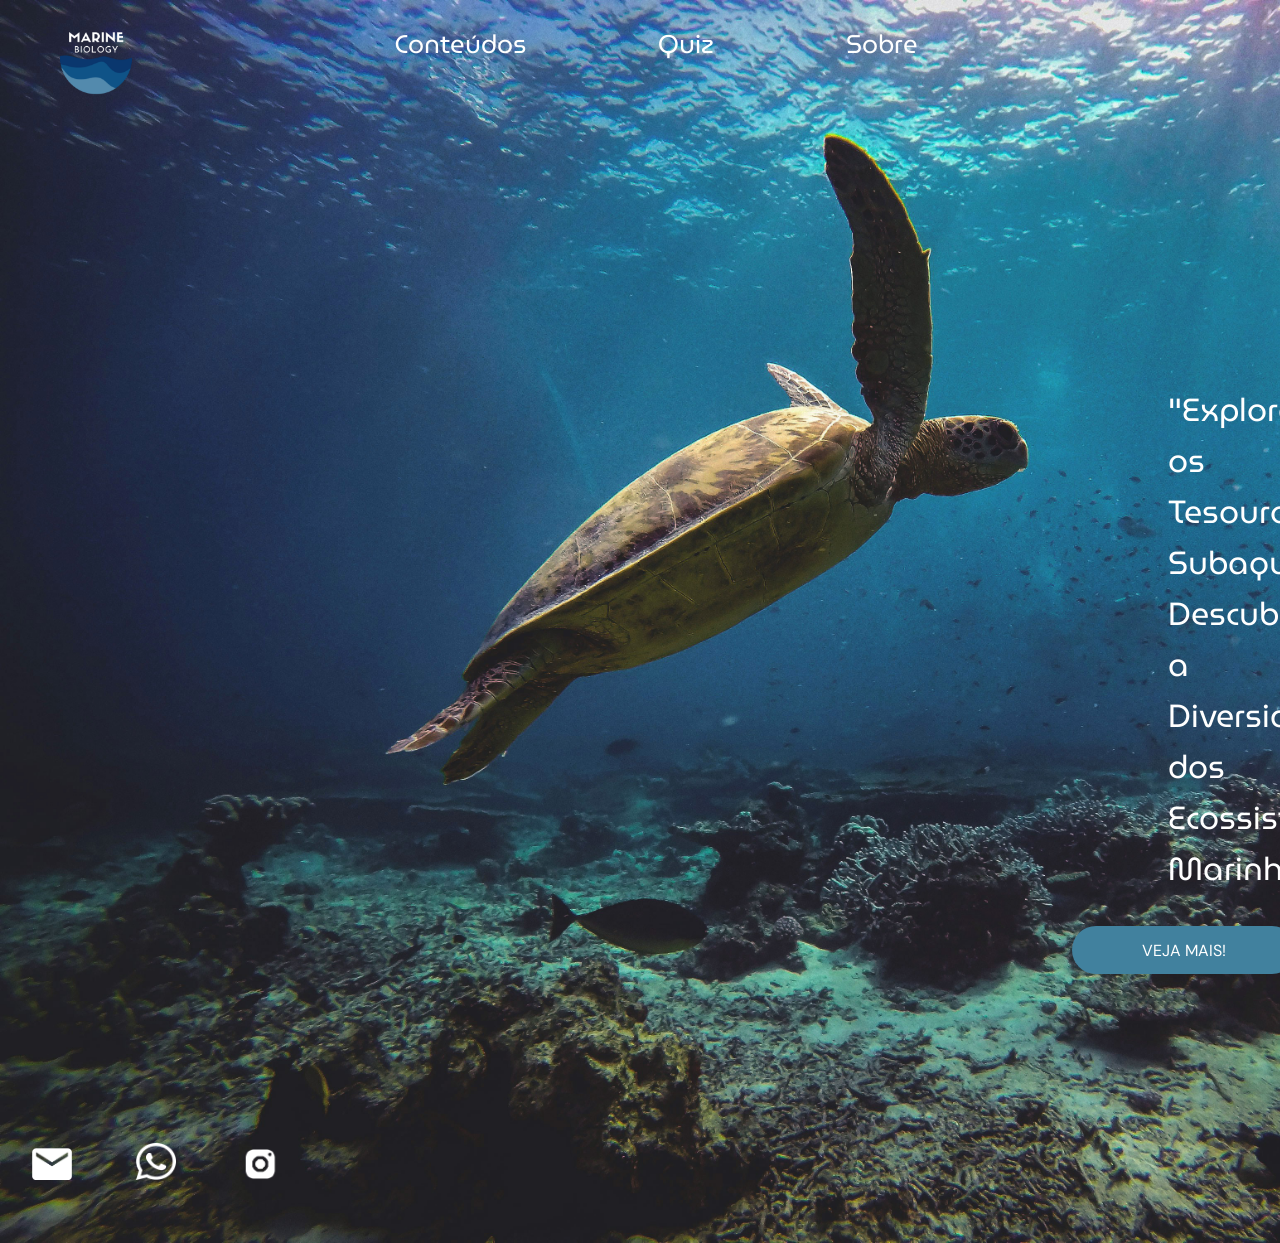
<file: index.html>
<!DOCTYPE html>
<html lang="en">
<head>
    <meta charset="UTF-8">
    <meta name="viewport" content="width=device-width, initial-scale=1.0">
    <link rel="stylesheet" href="style.css">
    <link rel="shortcut icon" href="./img/favicon.png" type="image/x-icon">
    <link rel="preconnect" href="https://fonts.googleapis.com">
<link rel="preconnect" href="https://fonts.gstatic.com" crossorigin>
<link href="https://fonts.googleapis.com/css2?family=DM+Sans:ital,opsz,wght@0,9..40,100..1000;1,9..40,100..1000&family=MuseoModerno:ital,wght@0,100..900;1,100..900&display=swap" rel="stylesheet">
    <title>Marine Biology</title>
</head>
<body>
    <header>
        <div class="header">
            <div>
                <a href="./index.html"><img src="./img/Logo.png" alt="logo do site"></a>
            </div>

            <div class="navegacao">
                <nav>
                    
                    <a href="./pages/conteudos/Ecossistema.html" class="a-nav">Conteúdos</a>
                    <a href="./pages/quiz/quiz.html" class="a-nav">Quiz</a>
                    <a href="./pages/sobre/sobre.html" class="a-nav">Sobre</a>
                </nav>
            </div>
        </div>
    </header>

    <main>
        <section class="centro">
        <div class="paragrafo">
            <p>"Explorando os Tesouros Subaquáticos: Descubra a Diversidade dos Ecossistemas Marinhos"</p>

            <div class="bt">
                <a href="./pages/conteudos/Ecossistema.html"><button>VEJA MAIS!</button></a>
            </div>
        </div>
        
    </section>
    <section class="redes">
        <div class="rds">
        <div class="grow-container">
            <a href="mailto:gabriellecosta@eaportal.org" class='to-email circle-button'><img src="./img/email.png" alt=""></a>
        </div>
        <div class="grow-container">
            <a href="https://wa.me/5511985415451" target="_blank" class='to-zap circle-button'> <img src="./img/zap.png" alt=""></a>
           
        </div>
        <div class="grow-container">
            <a href="https://www.instagram.com/gabiietz_/" target="_blank" class='to-insta circle-button'><img src="./img/insta.png" alt=""></a>
            
        </div>
    </div>
    </section>
    </main>
</body>
</html>
</file>
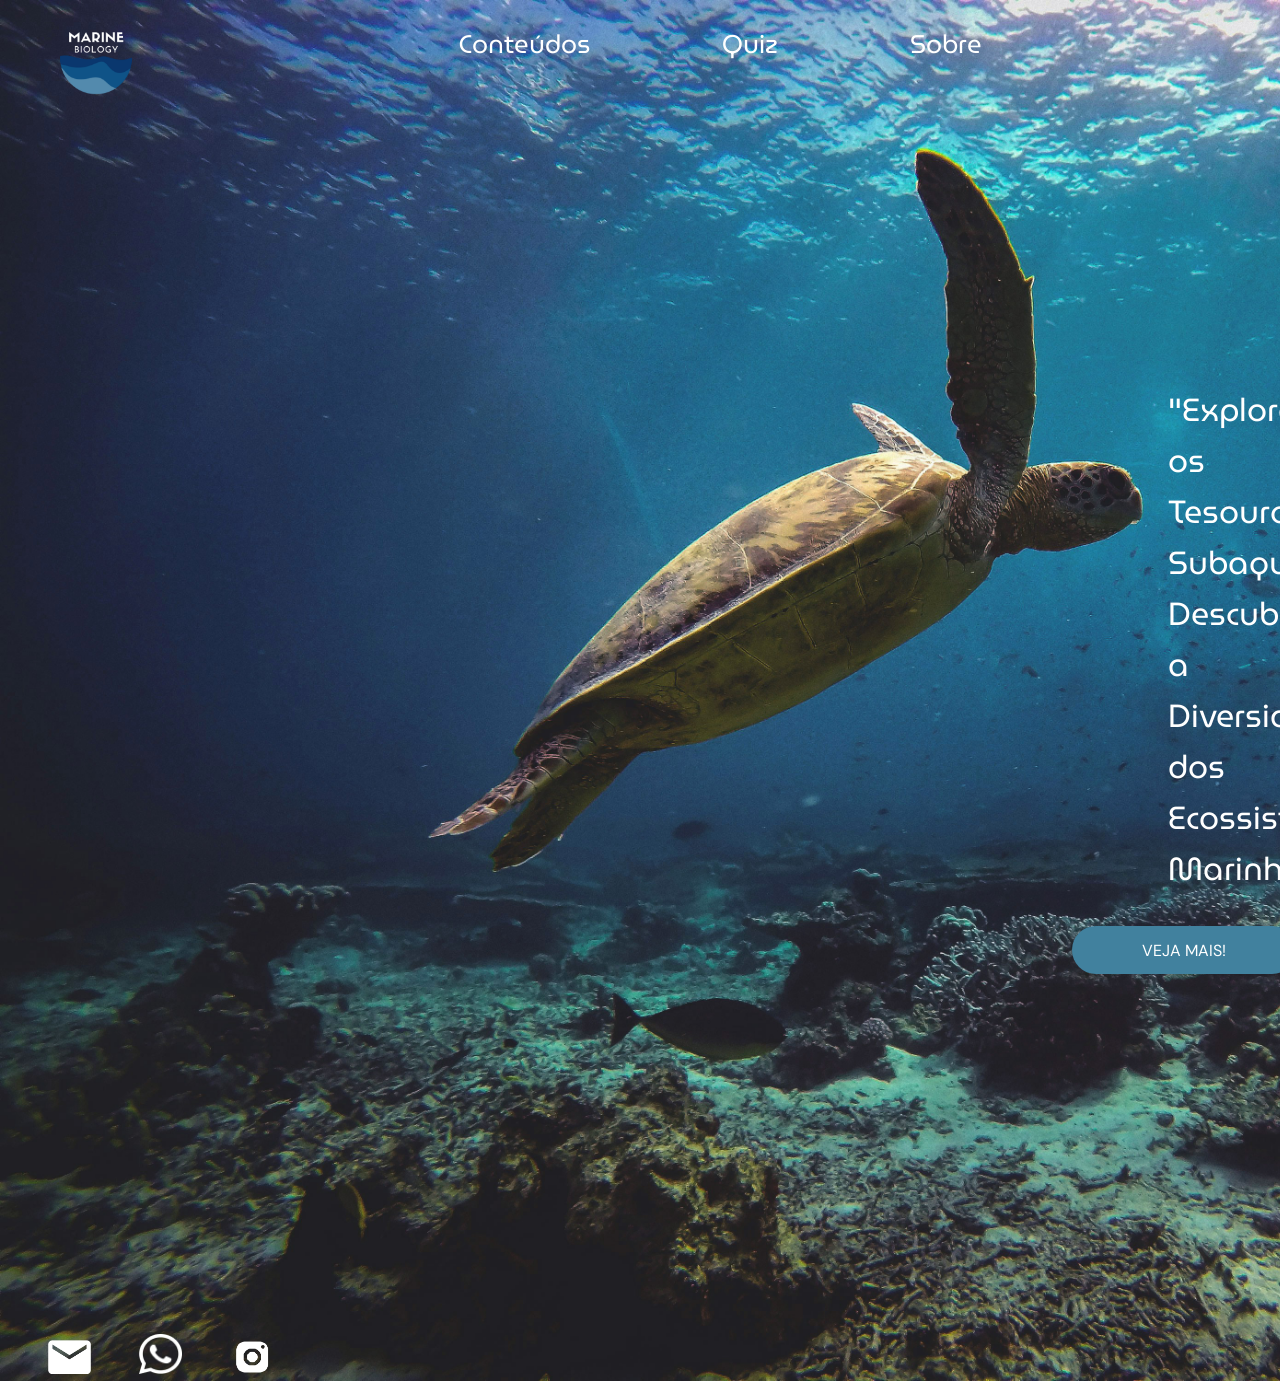
<file: edutec-main/index.html>
<!DOCTYPE html>
<html lang="en">
<head>
    <meta charset="UTF-8">
    <meta name="viewport" content="width=device-width, initial-scale=1.0">
    <link rel="stylesheet" href="style.css">
    <link rel="shortcut icon" href="./img/favicon.png" type="image/x-icon">
    <link rel="preconnect" href="https://fonts.googleapis.com">
<link rel="preconnect" href="https://fonts.gstatic.com" crossorigin>
<link href="https://fonts.googleapis.com/css2?family=DM+Sans:ital,opsz,wght@0,9..40,100..1000;1,9..40,100..1000&family=MuseoModerno:ital,wght@0,100..900;1,100..900&display=swap" rel="stylesheet">
    <title>Marine Biology</title>
</head>
<body>
    <header>
        <div class="header">
            <div>
                <a href="./index.html"><img src="./img/Logo.png" alt="logo do site"></a>
            </div>

            <div class="navegacao">
                <nav>
                    
                    <a href="./pages/conteudos/Ecossistema.html">Conteúdos</a>
                    <a href="./pages/quiz/quiz.html">Quiz</a>
                    <a href="./pages/sobre/sobre.html">Sobre</a>
                </nav>
            </div>
        </div>
    </header>

    <main>
        <section class="centro">
        <div class="paragrafo">
            <p>"Explorando os Tesouros Subaquáticos: Descubra a Diversidade dos Ecossistemas Marinhos"</p>

            <div class="bt">
                <a href="./pages/conteudos/Ecossistema.html"><button>VEJA MAIS!</button></a>
            </div>
        </div>
        
    </section>
    <section class="redes">
        <div>
            <img src="./img/email.png" alt="">
        </div>
        <div>
            <img src="./img/zap.png" alt="">
        </div>
        <div>
            <img src="./img/insta.png" alt="">
        </div>
    </section>
    </main>
</body>
</html>
</file>
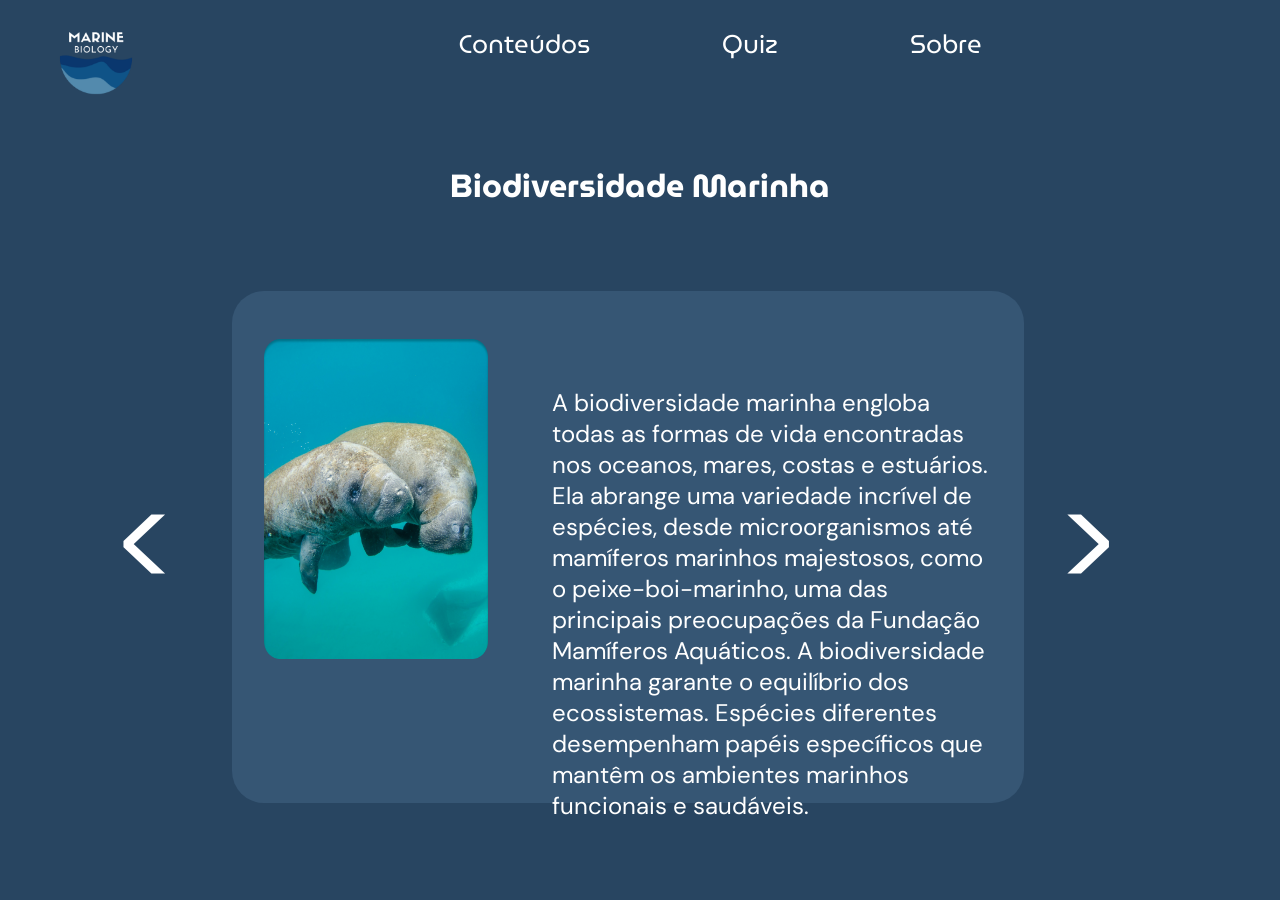
<file: pages/conteudos/Biodiversidade.html>
<!DOCTYPE html>
<html lang="en">
<head>
    <meta charset="UTF-8">
    <meta name="viewport" content="width=device-width, initial-scale=1.0">
    <link rel="stylesheet" href="Biodiversidade.css">
    <link rel="shortcut icon" href="../../img/favicon.png" type="image/x-icon">
    <link rel="preconnect" href="https://fonts.googleapis.com">
<link rel="preconnect" href="https://fonts.gstatic.com" crossorigin>
<link href="https://fonts.googleapis.com/css2?family=DM+Sans:ital,opsz,wght@0,9..40,100..1000;1,9..40,100..1000&family=MuseoModerno:ital,wght@0,100..900;1,100..900&display=swap" rel="stylesheet">
    <title>Marine Biology</title>
</head>
<body>
    <header>
        <div class="header">
            <div>
                <a href="../../index.html"><img src="../../img/Logo.png" alt="logo do site"></a>
            </div>

            <div class="navegacao">
                <nav>
                    
                    <a href="./Ecossistema.html">Conteúdos</a>
                    <a href="../quiz/quiz.html">Quiz</a>
                    <a href="../sobre/sobre.html">Sobre</a>
                </nav>
            </div>
        </div>
    </header>

    <main>
        <h1>Biodiversidade Marinha</h1>
        <section class="centro">
            <a href="./Ecossistema.html" class="esquerda"><button><</button></a>
            <div class="conteudo">
                <img src="../../img/leao-marinho.png" alt="cardume de peixes">
                <p>A biodiversidade marinha engloba todas as formas de vida encontradas nos oceanos, mares, costas e estuários. Ela abrange uma variedade incrível de espécies, desde microorganismos até mamíferos marinhos majestosos, como o peixe-boi-marinho, uma das principais preocupações da Fundação Mamíferos Aquáticos.
                    A biodiversidade marinha garante o equilíbrio dos ecossistemas. Espécies diferentes desempenham papéis específicos que mantêm os ambientes marinhos funcionais e saudáveis.
                    </p>
            </div>
            <a href="./Biogeoquimicos.html"><button>></button></a>
            
        </section>
    </main>
</body>
</html>
</file>
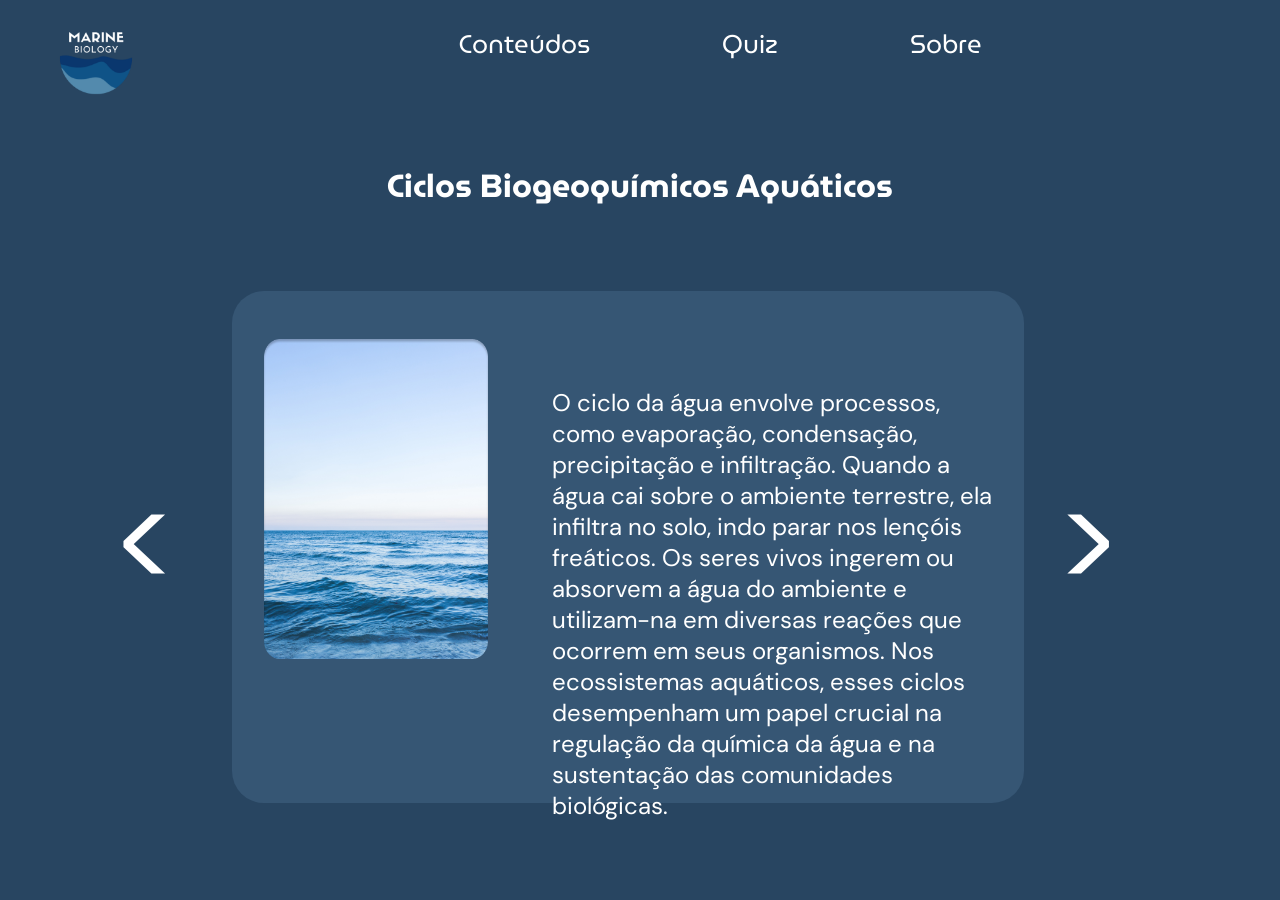
<file: pages/conteudos/Biogeoquimicos.html>
<!DOCTYPE html>
<html lang="en">
<head>
    <meta charset="UTF-8">
    <meta name="viewport" content="width=device-width, initial-scale=1.0">
    <link rel="stylesheet" href="Biogeoquimicos.css">
    <link rel="shortcut icon" href="../../img/favicon.png" type="image/x-icon">
    <link rel="preconnect" href="https://fonts.googleapis.com">
<link rel="preconnect" href="https://fonts.gstatic.com" crossorigin>
<link href="https://fonts.googleapis.com/css2?family=DM+Sans:ital,opsz,wght@0,9..40,100..1000;1,9..40,100..1000&family=MuseoModerno:ital,wght@0,100..900;1,100..900&display=swap" rel="stylesheet">
    <title>Marine Biology</title>
</head>
<body>
    <header>
        <div class="header">
            <div>
                <a href="../../index.html"><img src="../../img/Logo.png" alt="logo do site"></a>
            </div>

            <div class="navegacao">
                <nav>
                    
                    <a href="./Ecossistema.html">Conteúdos</a>
                    <a href="../quiz/quiz.html">Quiz</a>
                    <a href="../sobre/sobre.html">Sobre</a>
                </nav>
            </div>
        </div>
    </header>

    <main>
        <h1>Ciclos Biogeoquímicos Aquáticos</h1>
        <section class="centro">
            <a href="./Biodiversidade.html" class="esquerda"><button><</button></a>
            <div class="conteudo">
                <img src="../../img/oceano.png" alt="cardume de peixes">
                <p>O ciclo da água envolve processos, como evaporação, condensação, precipitação e infiltração. Quando a água cai sobre o ambiente terrestre, ela infiltra no solo, indo parar nos lençóis freáticos. Os seres vivos ingerem ou absorvem a água do ambiente e utilizam-na em diversas reações que ocorrem em seus organismos. Nos ecossistemas aquáticos, esses ciclos desempenham um papel crucial na regulação da química da água e na sustentação das comunidades biológicas.</p>
            </div>
            <a href="./Mudancas.html"><button>></button></a>
            
        </section>
    </main>
</body>
</html>
</file>
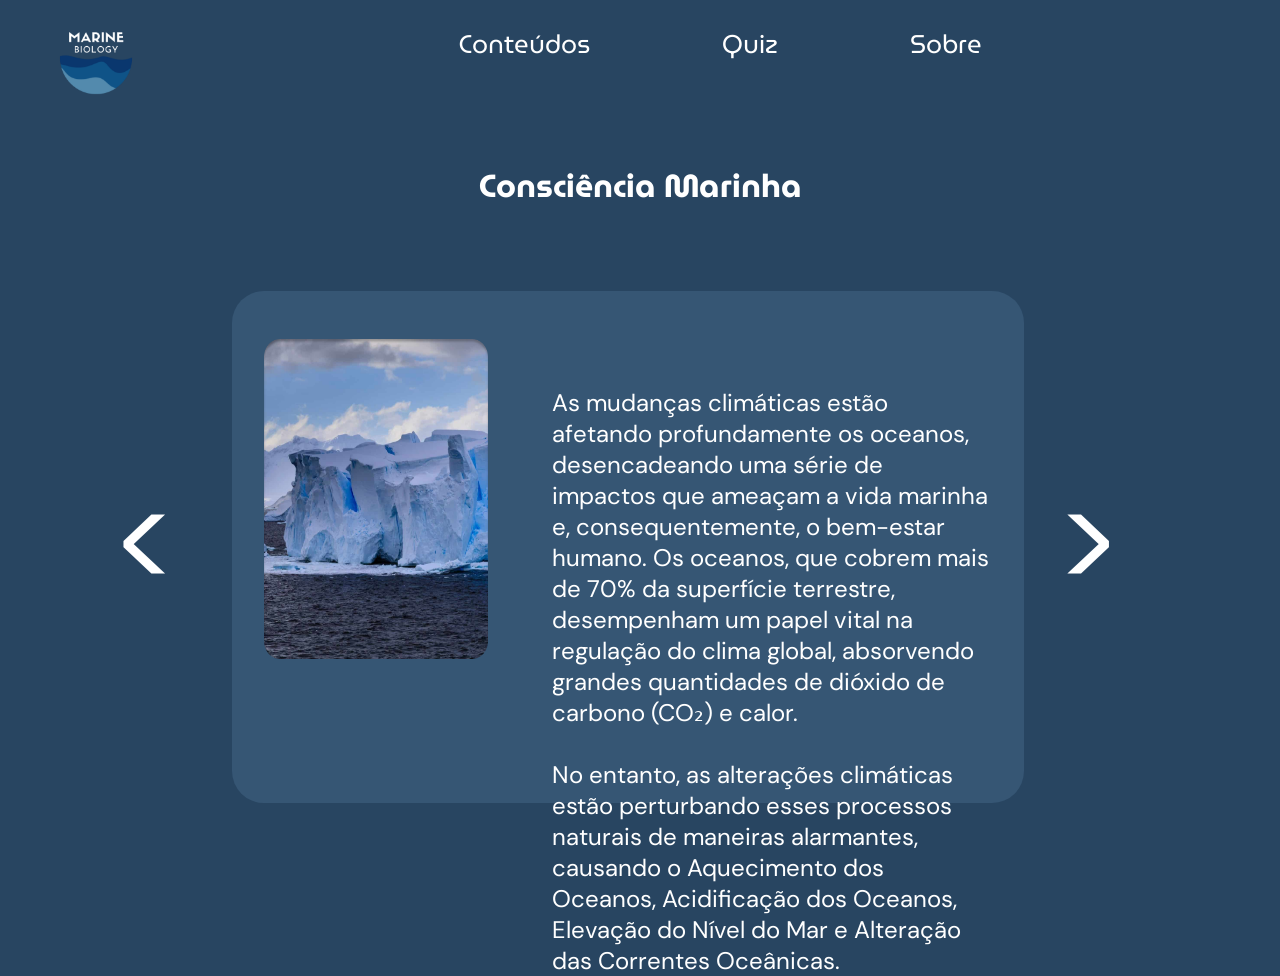
<file: pages/conteudos/Consciencia.html>
<!DOCTYPE html>
<html lang="en">
<head>
    <meta charset="UTF-8">
    <meta name="viewport" content="width=device-width, initial-scale=1.0">
    <link rel="stylesheet" href="Consciencia.css">
    <link rel="shortcut icon" href="../../img/favicon.png" type="image/x-icon">
    <link rel="preconnect" href="https://fonts.googleapis.com">
<link rel="preconnect" href="https://fonts.gstatic.com" crossorigin>
<link href="https://fonts.googleapis.com/css2?family=DM+Sans:ital,opsz,wght@0,9..40,100..1000;1,9..40,100..1000&family=MuseoModerno:ital,wght@0,100..900;1,100..900&display=swap" rel="stylesheet">
    <title>Marine Biology</title>
</head>
<body>
    <header>
        <div class="header">
            <div>
                <a href="../../index.html"><img src="../../img/Logo.png" alt="logo do site"></a>
            </div>

            <div class="navegacao">
                <nav>
                    
                    <a href="./Ecossistema.html">Conteúdos</a>
                    <a href="../quiz/quiz.html">Quiz</a>
                    <a href="../sobre/sobre.html">Sobre</a>
                </nav>
            </div>
        </div>
    </header>

    <main>
        <h1>Consciência Marinha</h1>
        <section class="centro">
            <a href="./Tecnologia.html" class="esquerda"><button><</button></a>
            <div class="conteudo">
                <img src="../../img/geleira.png" alt="cardume de peixes">
                <p>As mudanças climáticas estão afetando profundamente os oceanos, desencadeando uma série de impactos que ameaçam a vida marinha e, consequentemente, o bem-estar humano. Os oceanos, que cobrem mais de 70% da superfície terrestre, desempenham um papel vital na regulação do clima global, absorvendo grandes quantidades de dióxido de carbono (CO₂) e calor. 

                <br>
                <br>
                
                No entanto, as alterações climáticas estão perturbando esses processos naturais de maneiras alarmantes, causando o Aquecimento dos Oceanos, Acidificação dos Oceanos, Elevação do Nível do Mar e Alteração das Correntes Oceânicas.</p>
            </div>
           <a href="../quiz/quiz.html"><button>></button></a>
            
        </section>
    </main>
</body>
</html>
</file>
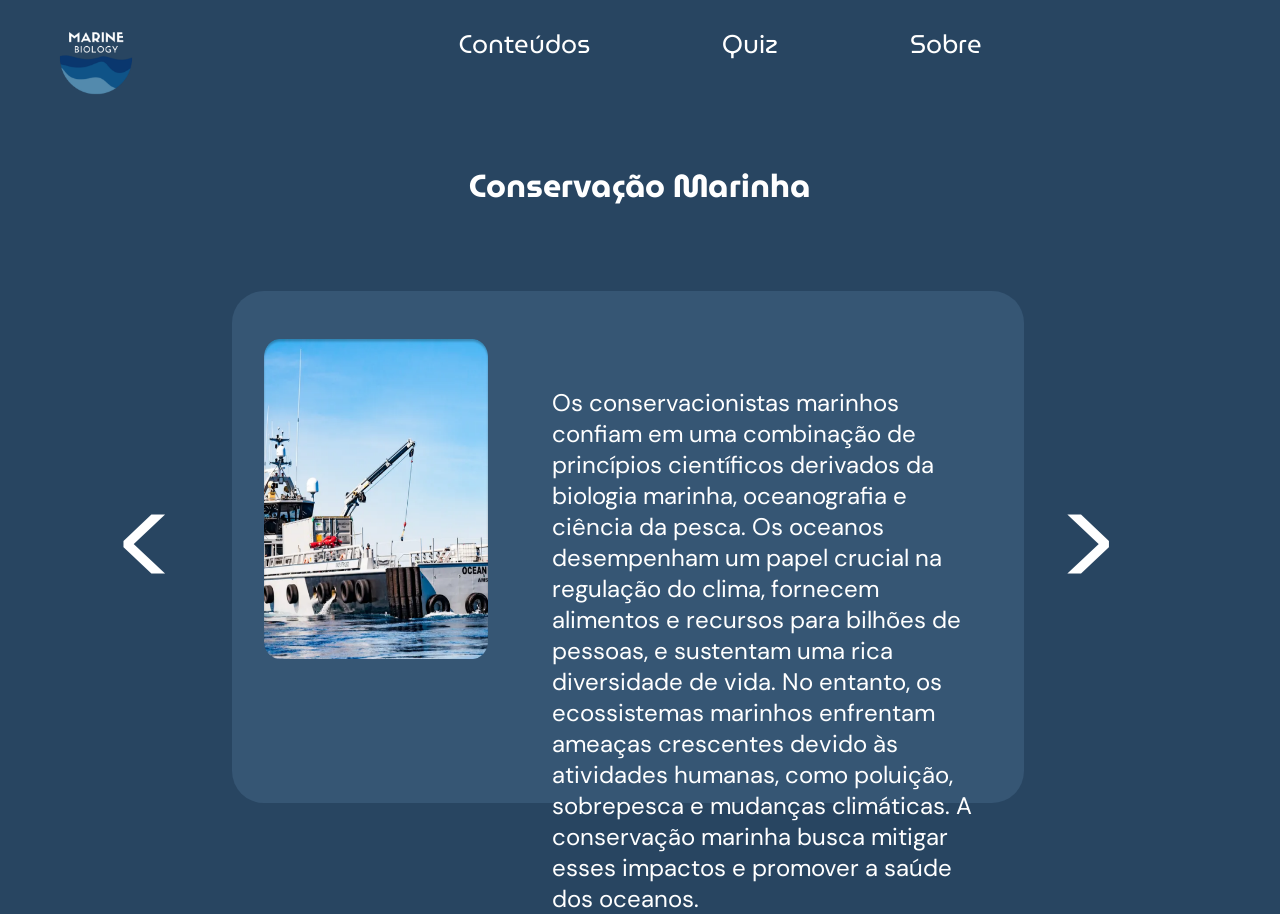
<file: pages/conteudos/Conservacao.html>
<!DOCTYPE html>
<html lang="en">
<head>
    <meta charset="UTF-8">
    <meta name="viewport" content="width=device-width, initial-scale=1.0">
    <link rel="stylesheet" href="Conservacao.css">
    <link rel="shortcut icon" href="../../img/favicon.png" type="image/x-icon">
    <link rel="preconnect" href="https://fonts.googleapis.com">
<link rel="preconnect" href="https://fonts.gstatic.com" crossorigin>
<link href="https://fonts.googleapis.com/css2?family=DM+Sans:ital,opsz,wght@0,9..40,100..1000;1,9..40,100..1000&family=MuseoModerno:ital,wght@0,100..900;1,100..900&display=swap" rel="stylesheet">
    <title>Marine Biology</title>
</head>
<body>
    <header>
        <div class="header">
            <div>
                <a href="../../index.html"><img src="../../img/Logo.png" alt="logo do site"></a>
            </div>

            <div class="navegacao">
                <nav>
                    
                    <a href="./Ecossistema.html">Conteúdos</a>
                    <a href="../quiz/quiz.html">Quiz</a>
                    <a href="../sobre/sobre.html">Sobre</a>
                </nav>
            </div>
        </div>
    </header>

    <main>
        <h1>Conservação Marinha</h1>
        <section class="centro">
            <a href="./Mudancas.html" class="esquerda"><button><</button></a>
            <div class="conteudo">
                <img src="../../img/barco.png" alt="cardume de peixes">
                <p>
                    Os conservacionistas marinhos confiam em uma combinação de princípios científicos derivados da biologia marinha, oceanografia e ciência da pesca. Os oceanos desempenham um papel crucial na regulação do clima, fornecem alimentos e recursos para bilhões de pessoas, e sustentam uma rica diversidade de vida. No entanto, os ecossistemas marinhos enfrentam ameaças crescentes devido às atividades humanas, como poluição, sobrepesca e mudanças climáticas. A conservação marinha busca mitigar esses impactos e promover a saúde dos oceanos.
                    </p>
            </div>
            <a href="./Especies.html"><button>></button></a>
            
        </section>
    </main>
</body>
</html>
</file>
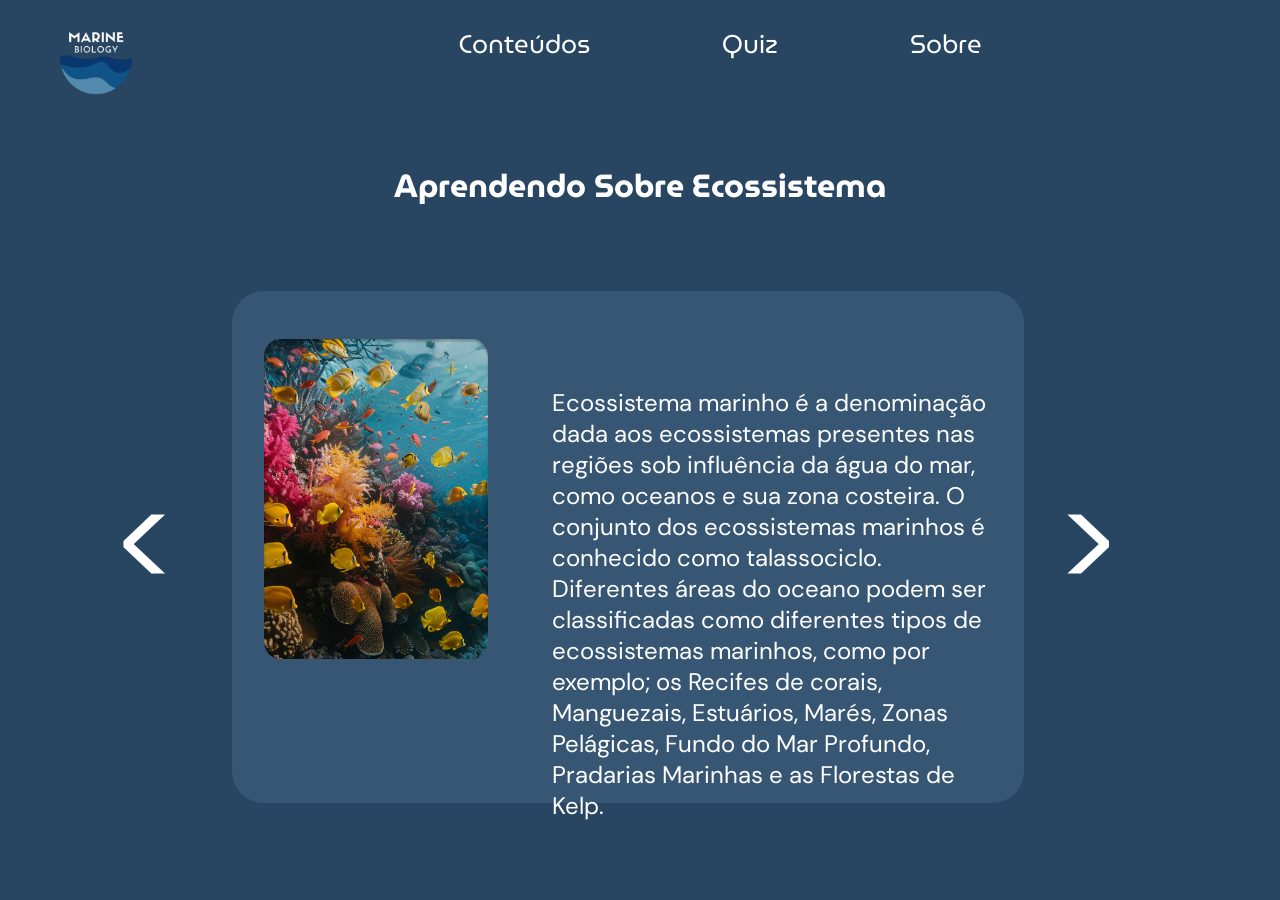
<file: pages/conteudos/Ecossistema.html>
<!DOCTYPE html>
<html lang="en">
<head>
    <meta charset="UTF-8">
    <meta name="viewport" content="width=device-width, initial-scale=1.0">
    <link rel="stylesheet" href="Ecossistema.css">
    <link rel="shortcut icon" href="../../img/favicon.png" type="image/x-icon">
    <link rel="preconnect" href="https://fonts.googleapis.com">
<link rel="preconnect" href="https://fonts.gstatic.com" crossorigin>
<link href="https://fonts.googleapis.com/css2?family=DM+Sans:ital,opsz,wght@0,9..40,100..1000;1,9..40,100..1000&family=MuseoModerno:ital,wght@0,100..900;1,100..900&display=swap" rel="stylesheet">
    <title>Marine Biology</title>
</head>
<body>
    <header>
        <div class="header">
            <div>
                <a href="../../index.html"><img src="../../img/Logo.png" alt="logo do site"></a>
            </div>

            <div class="navegacao">
                <nav>
                    
                    <a href="./Ecossistema.html">Conteúdos</a>
                    <a href="../quiz/quiz.html">Quiz</a>
                    <a href="../sobre/sobre.html">Sobre</a>
                </nav>
            </div>
        </div>
    </header>

    <main>
        <h1>Aprendendo Sobre Ecossistema</h1>
        <section class="centro">
            <a href="../../index.html" class="esquerda"><button><</button></a>
            <div class="conteudo">
                <img src="../../img/cardume.png" alt="cardume de peixes">
                <p>Ecossistema marinho é a denominação dada aos ecossistemas presentes nas regiões sob influência da água do mar, como oceanos e sua zona costeira. O conjunto dos ecossistemas marinhos é conhecido como talassociclo. Diferentes áreas do oceano podem ser classificadas como diferentes tipos de ecossistemas marinhos, como por exemplo; os Recifes de corais, Manguezais, Estuários, Marés, Zonas Pelágicas, Fundo do Mar Profundo, Pradarias Marinhas e as Florestas de Kelp.</p>
            </div>
            <a href="./Biodiversidade.html"><button>></button></a>
            
        </section>
    </main>
</body>
</html>
</file>
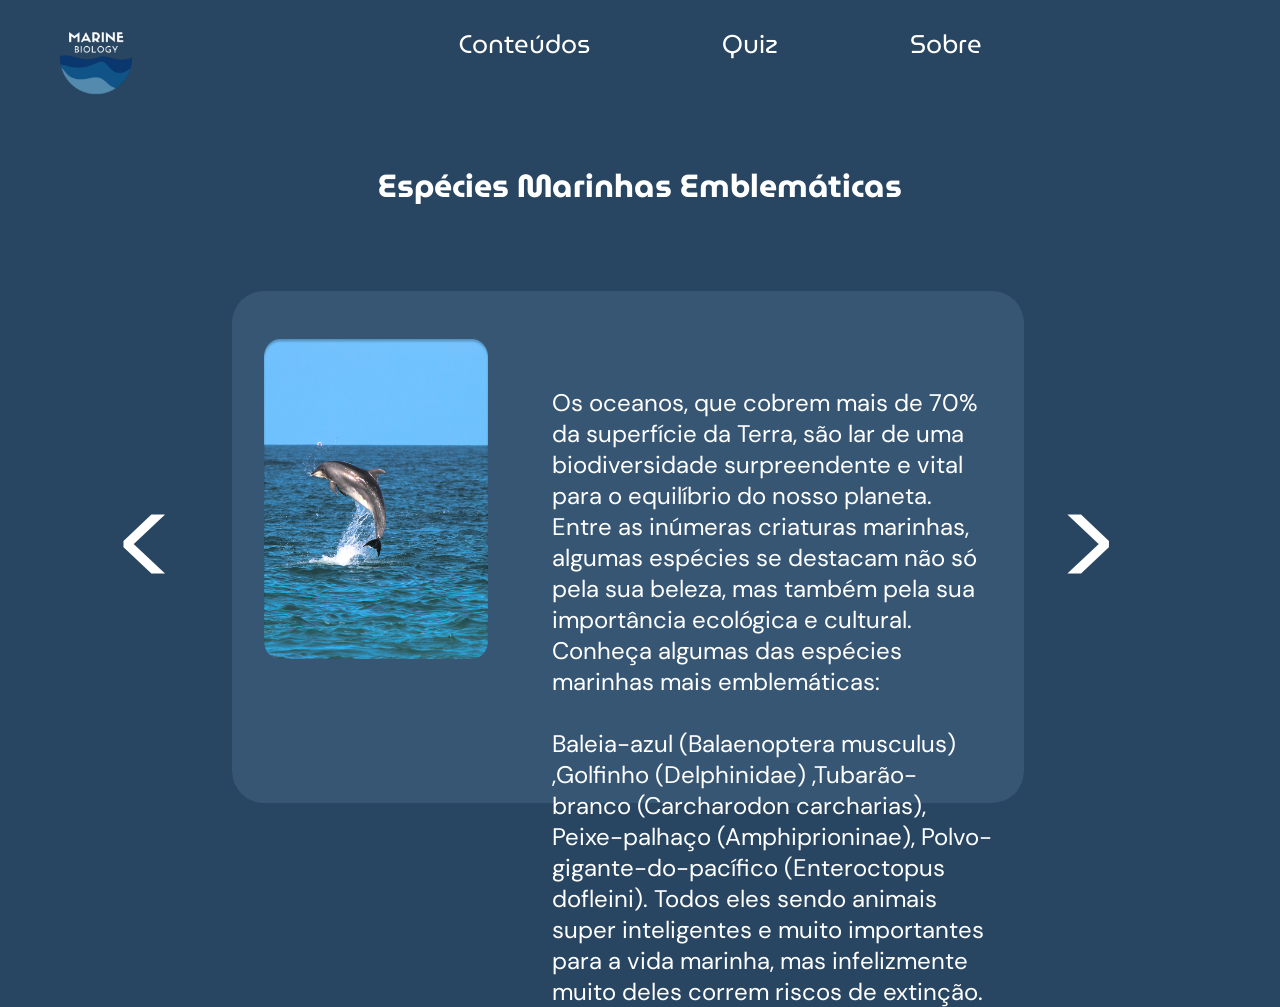
<file: pages/conteudos/Especies.html>
<!DOCTYPE html>
<html lang="en">
<head>
    <meta charset="UTF-8">
    <meta name="viewport" content="width=device-width, initial-scale=1.0">
    <link rel="stylesheet" href="Especies.css">
    <link rel="shortcut icon" href="../../img/favicon.png" type="image/x-icon">
    <link rel="preconnect" href="https://fonts.googleapis.com">
<link rel="preconnect" href="https://fonts.gstatic.com" crossorigin>
<link href="https://fonts.googleapis.com/css2?family=DM+Sans:ital,opsz,wght@0,9..40,100..1000;1,9..40,100..1000&family=MuseoModerno:ital,wght@0,100..900;1,100..900&display=swap" rel="stylesheet">
    <title>Marine Biology</title>
</head>
<body>
    <header>
        <div class="header">
            <div>
                <a href="../../index.html"><img src="../../img/Logo.png" alt="logo do site"></a>
            </div>

            <div class="navegacao">
                <nav>
                    
                    <a href="./Ecossistema.html">Conteúdos</a>
                    <a href="../quiz/quiz.html">Quiz</a>
                    <a href="../sobre/sobre.html">Sobre</a>
                </nav>
            </div>
        </div>
    </header>

    <main>
        <h1>Espécies Marinhas Emblemáticas</h1>
        <section class="centro">
            <a href="./Conservacao.html" class="esquerda"><button><</button></a>
            <div class="conteudo">
                <img src="../../img/golfinho.png" alt="cardume de peixes">
                <p>Os oceanos, que cobrem mais de 70% da superfície da Terra, são lar de uma biodiversidade surpreendente e vital para o equilíbrio do nosso planeta. Entre as inúmeras criaturas marinhas, algumas espécies se destacam não só pela sua beleza, mas também pela sua importância ecológica e cultural. Conheça algumas das espécies marinhas mais emblemáticas: 
                
                <br>
                <br>

                Baleia-azul (Balaenoptera musculus) ,Golfinho (Delphinidae) ,Tubarão-branco (Carcharodon carcharias), Peixe-palhaço (Amphiprioninae), Polvo-gigante-do-pacífico (Enteroctopus dofleini). Todos eles sendo animais super inteligentes e muito importantes para a vida marinha, mas infelizmente muito deles correm riscos de extinção.
                </p>
            </div>
            <a href="./Tecnologia.html"><button>></button></a>
            
        </section>
    </main>
</body>
</html>
</file>
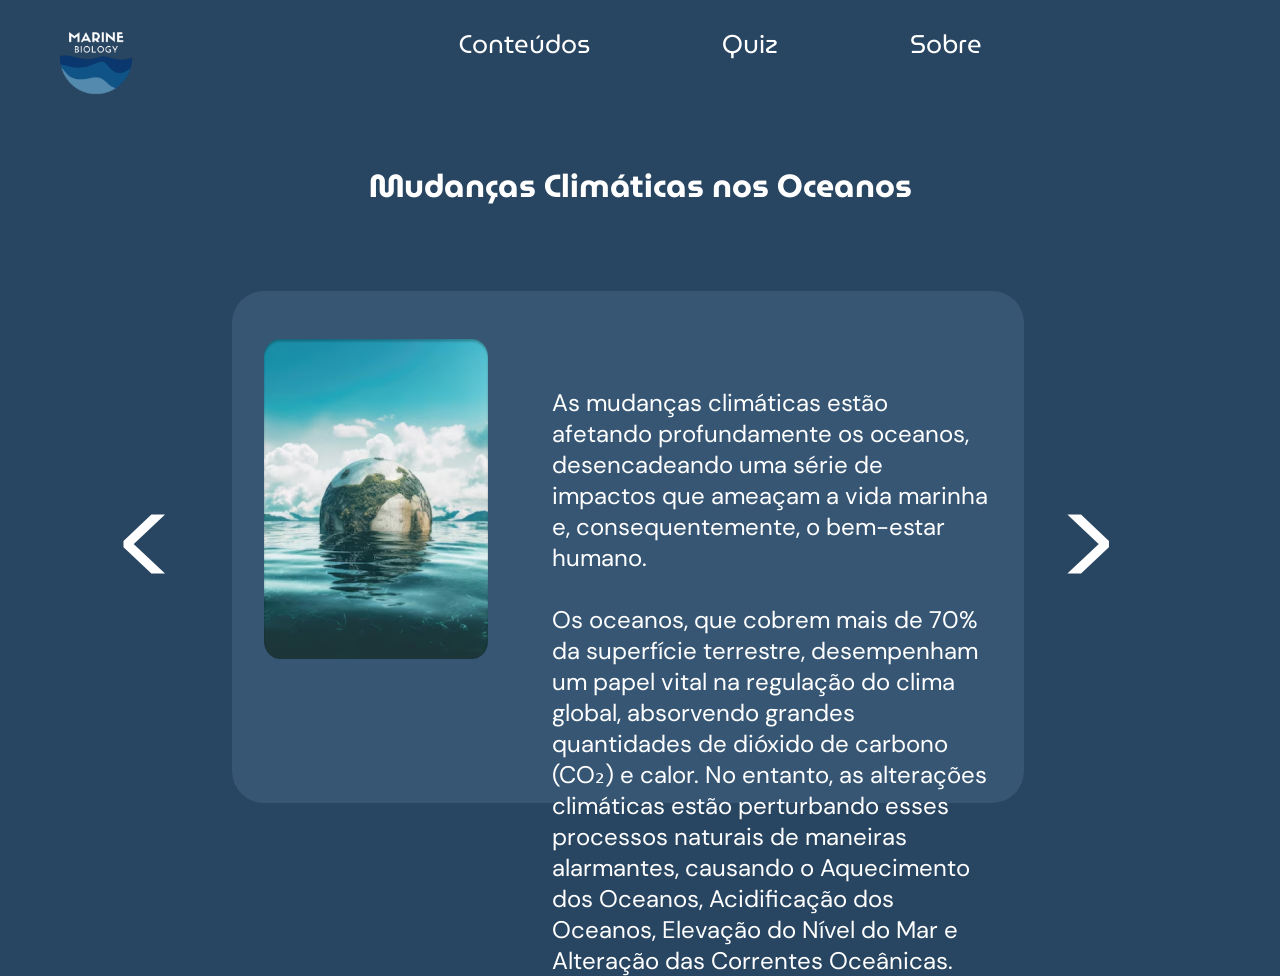
<file: pages/conteudos/Mudancas.html>
<!DOCTYPE html>
<html lang="en">
<head>
    <meta charset="UTF-8">
    <meta name="viewport" content="width=device-width, initial-scale=1.0">
    <link rel="stylesheet" href="Mudancas.css">
    <link rel="shortcut icon" href="../../img/favicon.png" type="image/x-icon">
    <link rel="preconnect" href="https://fonts.googleapis.com">
<link rel="preconnect" href="https://fonts.gstatic.com" crossorigin>
<link href="https://fonts.googleapis.com/css2?family=DM+Sans:ital,opsz,wght@0,9..40,100..1000;1,9..40,100..1000&family=MuseoModerno:ital,wght@0,100..900;1,100..900&display=swap" rel="stylesheet">
    <title>Marine Biology</title>
</head>
<body>
    <header>
        <div class="header">
            <div>
                <a href="../../index.html"><img src="../../img/Logo.png" alt="logo do site"></a>
            </div>

            <div class="navegacao">
                <nav>
                    
                    <a href="./Ecossistema.html">Conteúdos</a>
                    <a href="../quiz/quiz.html">Quiz</a>
                    <a href="../sobre/sobre.html">Sobre</a>
                </nav>
            </div>
        </div>
    </header>

    <main>
        <h1>Mudanças Climáticas nos Oceanos</h1>
        <section class="centro">
            <a href="./Biogeoquimicos.html" class="esquerda"><button><</button></a>
            <div class="conteudo">
                <img src="../../img/bola.png" alt="cardume de peixes">
                <p>As mudanças climáticas estão afetando profundamente os oceanos, desencadeando uma série de impactos que ameaçam a vida marinha e, consequentemente, o bem-estar humano. 
                
                <br>
                <br>

                Os oceanos, que cobrem mais de 70% da superfície terrestre, desempenham um papel vital na regulação do clima global, absorvendo grandes quantidades de dióxido de carbono (CO₂) e calor. No entanto, as alterações climáticas estão perturbando esses processos naturais de maneiras alarmantes, causando o Aquecimento dos Oceanos, Acidificação dos Oceanos, Elevação do Nível do Mar e Alteração das Correntes Oceânicas.</p>
            </div>
            <a href="./Conservacao.html"><button>></button></a>
            
        </section>
    </main>
</body>
</html>
</file>
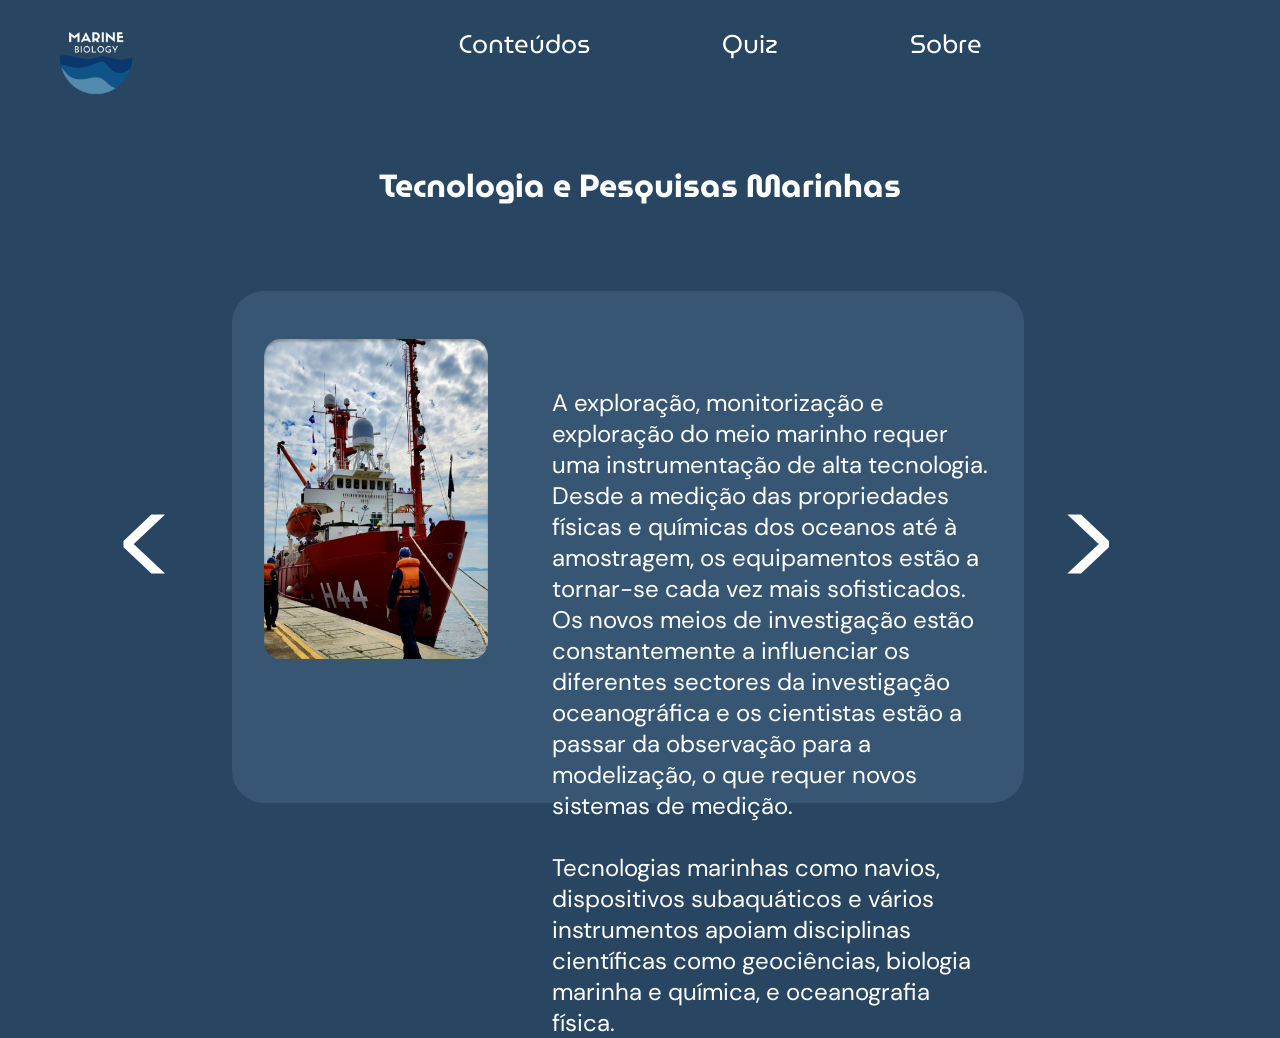
<file: pages/conteudos/Tecnologia.html>
<!DOCTYPE html>
<html lang="en">
<head>
    <meta charset="UTF-8">
    <meta name="viewport" content="width=device-width, initial-scale=1.0">
    <link rel="stylesheet" href="Tecnologia.css">
    <link rel="shortcut icon" href="../../img/favicon.png" type="image/x-icon">
    <link rel="preconnect" href="https://fonts.googleapis.com">
<link rel="preconnect" href="https://fonts.gstatic.com" crossorigin>
<link href="https://fonts.googleapis.com/css2?family=DM+Sans:ital,opsz,wght@0,9..40,100..1000;1,9..40,100..1000&family=MuseoModerno:ital,wght@0,100..900;1,100..900&display=swap" rel="stylesheet">
    <title>Marine Biology</title>
</head>
<body>
    <header>
        <div class="header">
            <div>
                <a href="../../index.html"><img src="../../img/Logo.png" alt="logo do site"></a>
            </div>

            <div class="navegacao">
                <nav>
                    
                    <a href="./Ecossistema.html">Conteúdos</a>
                    <a href="../quiz/quiz.html">Quiz</a>
                    <a href="../sobre/sobre.html">Sobre</a>
                </nav>
            </div>
        </div>
    </header>

    <main>
        <h1>Tecnologia e Pesquisas Marinhas</h1>
        <section class="centro">
            <a href="./Especies.html" class="esquerda"><button><</button></a>
            <div class="conteudo">
                <img src="../../img/barco2.png" alt="cardume de peixes">
                <p>A exploração, monitorização e exploração do meio marinho requer uma instrumentação de alta tecnologia. Desde a medição das propriedades físicas e químicas dos oceanos até à amostragem, os equipamentos estão a tornar-se cada vez mais sofisticados. Os novos meios de investigação estão constantemente a influenciar os diferentes sectores da investigação oceanográfica e os cientistas estão a passar da observação para a modelização, o que requer novos sistemas de medição. 

                <br>
                <br>

                Tecnologias marinhas como navios, dispositivos subaquáticos e vários instrumentos apoiam disciplinas científicas como geociências, biologia marinha e química, e oceanografia física.</p>
            </div>
            <a href="./Consciencia.html"><button>></button></a>
            
        </section>
    </main>
</body>
</html>
</file>
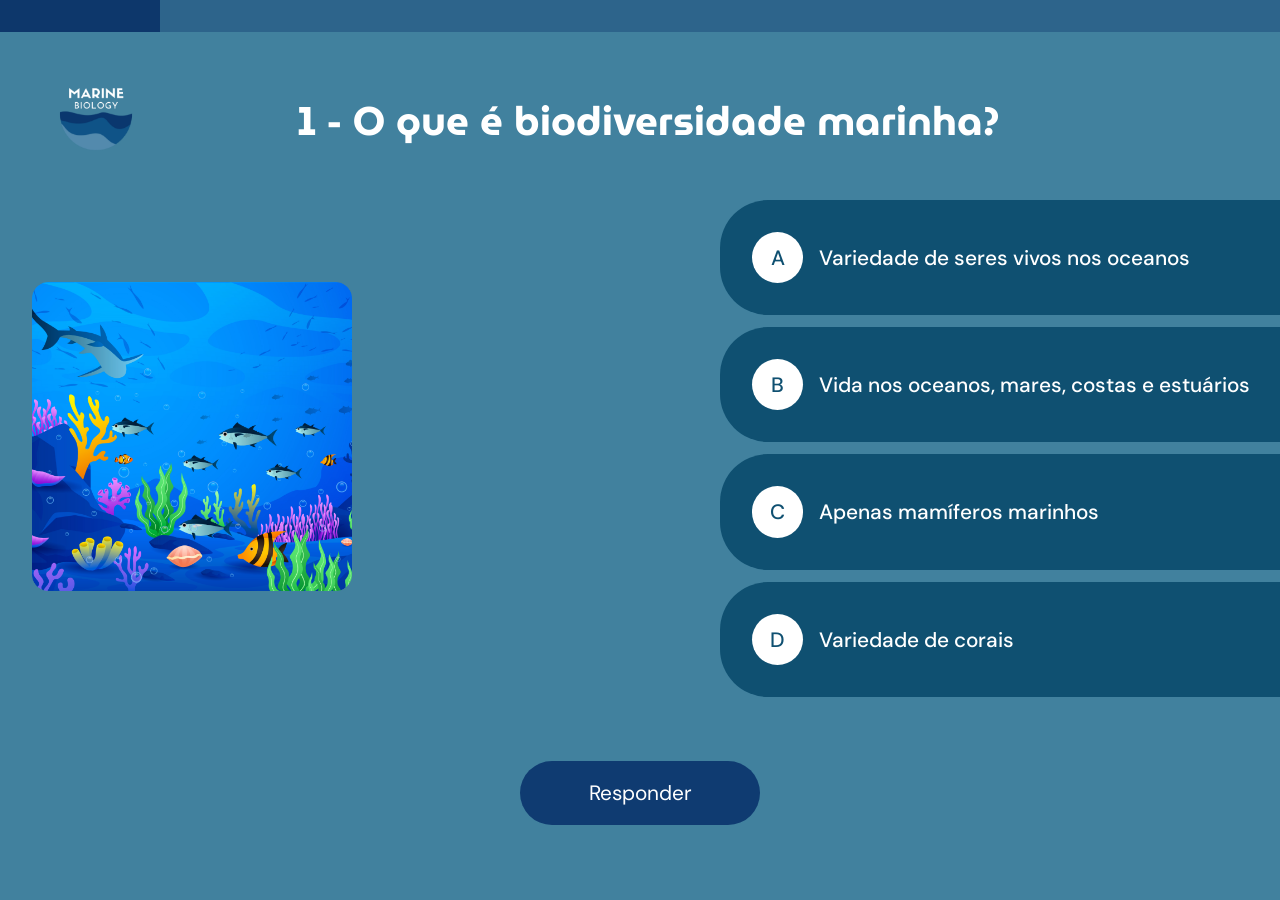
<file: pages/quiz/p-quiz.html>
<!DOCTYPE html>
<html lang="en">
<head>
    <meta charset="UTF-8">
    <meta name="viewport" content="width=device-width, initial-scale=1.0">
    <link rel="stylesheet" href="p-quiz.css">
    <link rel="shortcut icon" href="../../img/favicon.png" type="image/x-icon">
    <link rel="preconnect" href="https://fonts.googleapis.com">
<link rel="preconnect" href="https://fonts.gstatic.com" crossorigin>
<link href="https://fonts.googleapis.com/css2?family=DM+Sans:ital,opsz,wght@0,9..40,100..1000;1,9..40,100..1000&family=MuseoModerno:ital,wght@0,100..900;1,100..900&display=swap" rel="stylesheet">
<script src="./quiz.js" type="module" defer></script> 
    <title>Marine Biology</title>
</head>
<body>
    
    <header>
        
    </header>

    <main>
        
    </main>
</body>
</html>
</file>
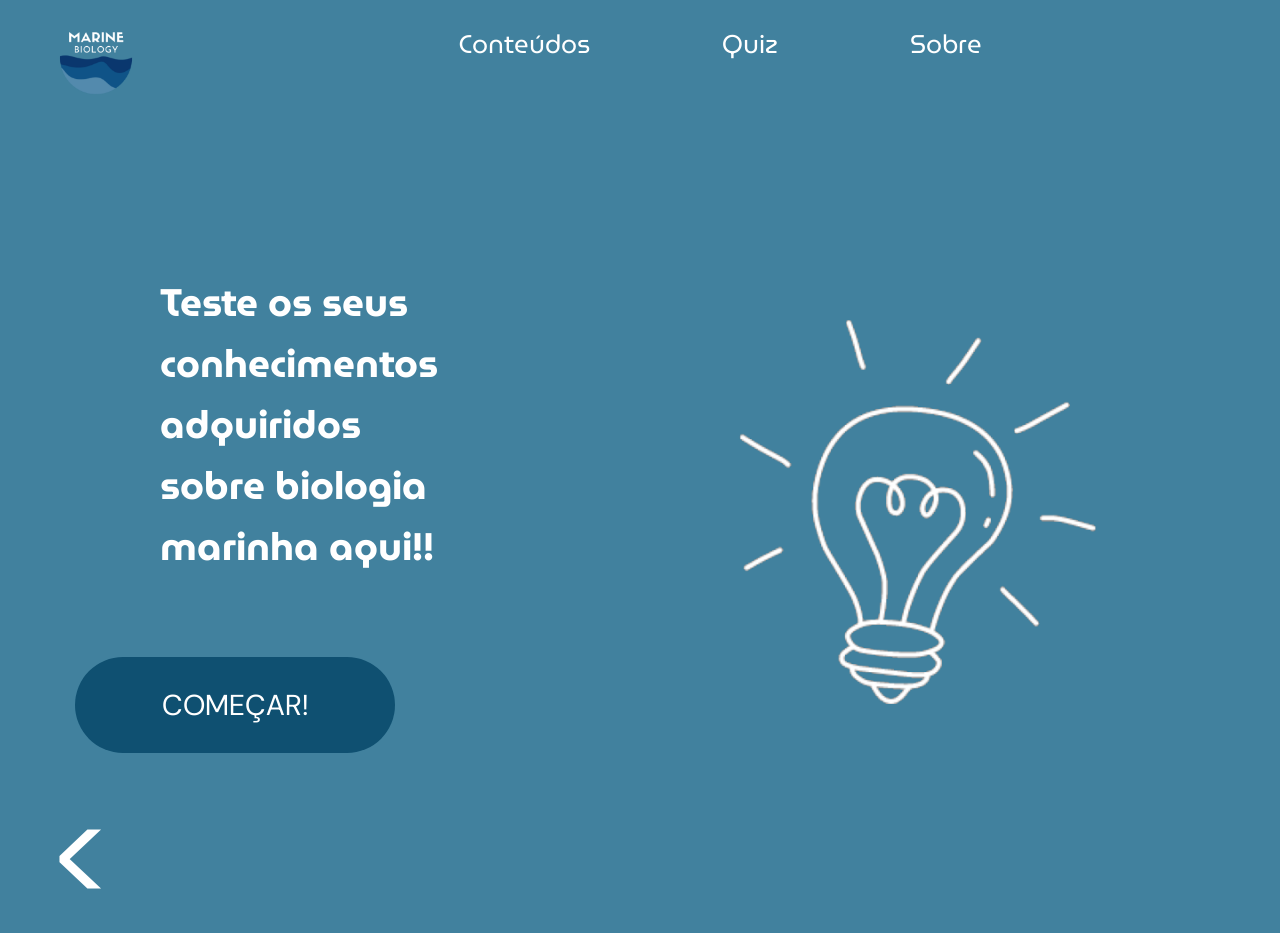
<file: pages/quiz/quiz.html>
<!DOCTYPE html>
<html lang="en">
<head>
    <meta charset="UTF-8">
    <meta name="viewport" content="width=device-width, initial-scale=1.0">
    <link rel="stylesheet" href="quiz.css">
    <link rel="shortcut icon" href="../../img/favicon.png" type="image/x-icon">
    <link rel="preconnect" href="https://fonts.googleapis.com">
<link rel="preconnect" href="https://fonts.gstatic.com" crossorigin>
<link href="https://fonts.googleapis.com/css2?family=DM+Sans:ital,opsz,wght@0,9..40,100..1000;1,9..40,100..1000&family=MuseoModerno:ital,wght@0,100..900;1,100..900&display=swap" rel="stylesheet">
    <title>Marine Biology</title>
</head>
<body>
    <header>
        <div class="header">
            <div>
                <a href="../../index.html"><img src="../../img/Logo.png" alt="logo do site"></a>
            </div>

            <div class="navegacao">
                <nav>
                    
                    <a href="../conteudos/Ecossistema.html">Conteúdos</a>
                    <a href="./quiz.html">Quiz</a>
                    <a href="../sobre/sobre.html">Sobre</a>
                </nav>
            </div>
        </div>
    </header>

    <main>
        <section class="centro">
            <div class="texto">
                <h1>Teste os seus conhecimentos adquiridos sobre biologia marinha aqui!!</h1>

                <a href="./p-quiz.html"><button>COMEÇAR!</button></a>
            </div>
            
            <div class="lampada">
                <img src="../../img/lampada.png" alt="">
            </div>
        </section>
        <div class="seta">
            <a href="../conteudos/Consciencia.html"><button class="bt"><</button></a>
        </div>
    </main>
</body>
</html>
</file>
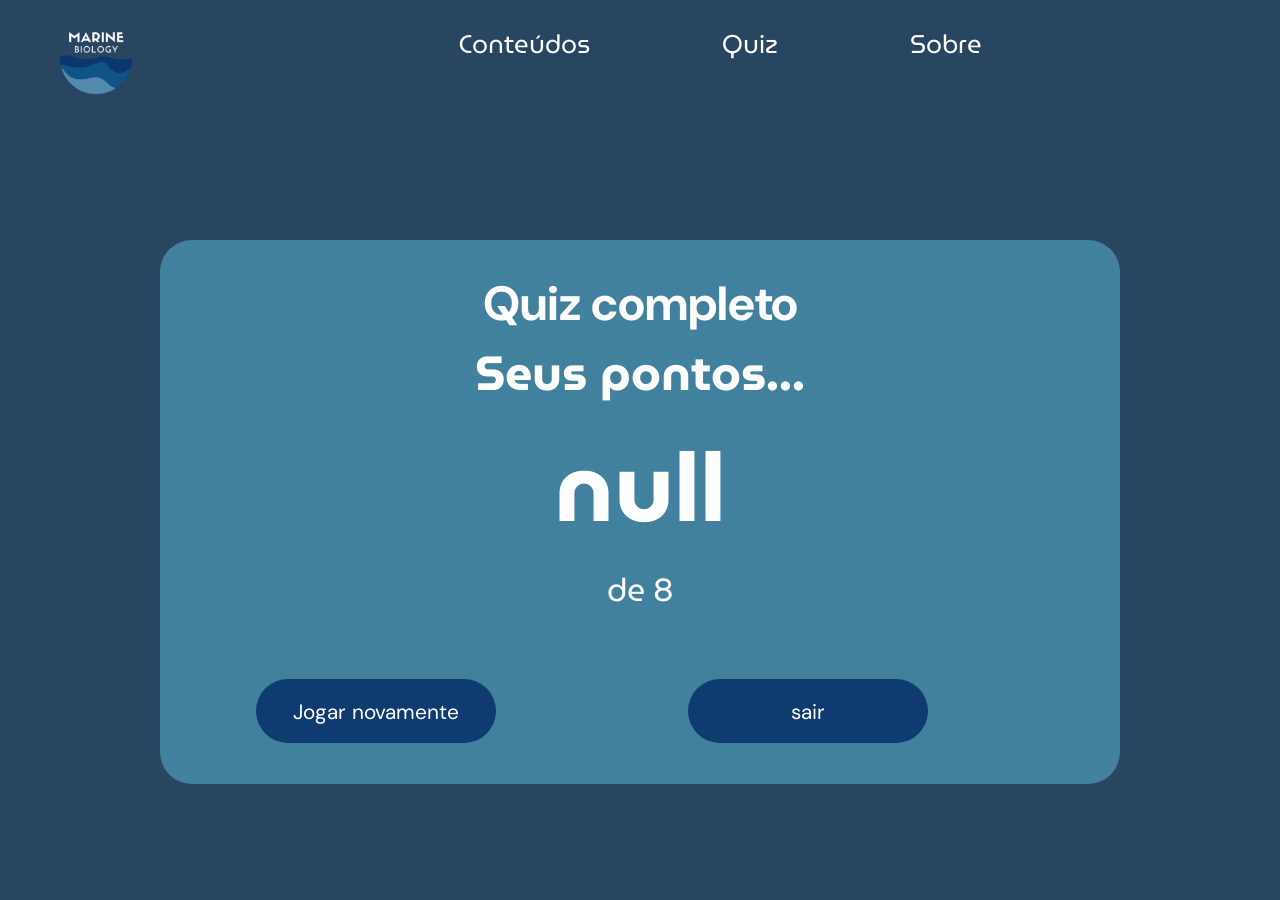
<file: pages/resultados/resultado.html>
<!DOCTYPE html>
<html lang="en">
<head>
    <meta charset="UTF-8">
    <meta name="viewport" content="width=device-width, initial-scale=1.0">
    <link rel="preconnect" href="https://fonts.googleapis.com">
<link rel="preconnect" href="https://fonts.gstatic.com" crossorigin>
<link href="https://fonts.googleapis.com/css2?family=DM+Sans:ital,opsz,wght@0,9..40,100..1000;1,9..40,100..1000&family=MuseoModerno:ital,wght@0,100..900;1,100..900&display=swap" rel="stylesheet">
    <link rel="stylesheet" href="resultado.css">
    <script src="./resultado.js" type="module" defer></script>
    <title>Quiz App</title>
</head>
<body>
    <header>
        <div class="header">
            <div>
                <a href="../../index.html"><img src="../../img/Logo.png" alt="logo do site"></a>
            </div>

            <div class="navegacao">
                <nav>
                    
                    <a href="../conteudos/Ecossistema.html">Conteúdos</a>
                    <a href="./quiz.html">Quiz</a>
                    <a href="../sobre/sobre.html">Sobre</a>
                </nav>
            </div>
        </div>
    </header>

    <main>
        <h2>
            Quiz completo <br>
            <strong>Seus pontos...</strong>
        </h2>

        <div>
        <section class="pontuacao">
            
        </section>
            <div class="bt">
        
                <button class="JN">Jogar novamente</button>
           
                <button class="sair">sair</button>   
            </div>
    </div>
    </main>
</body>
</html>
</file>
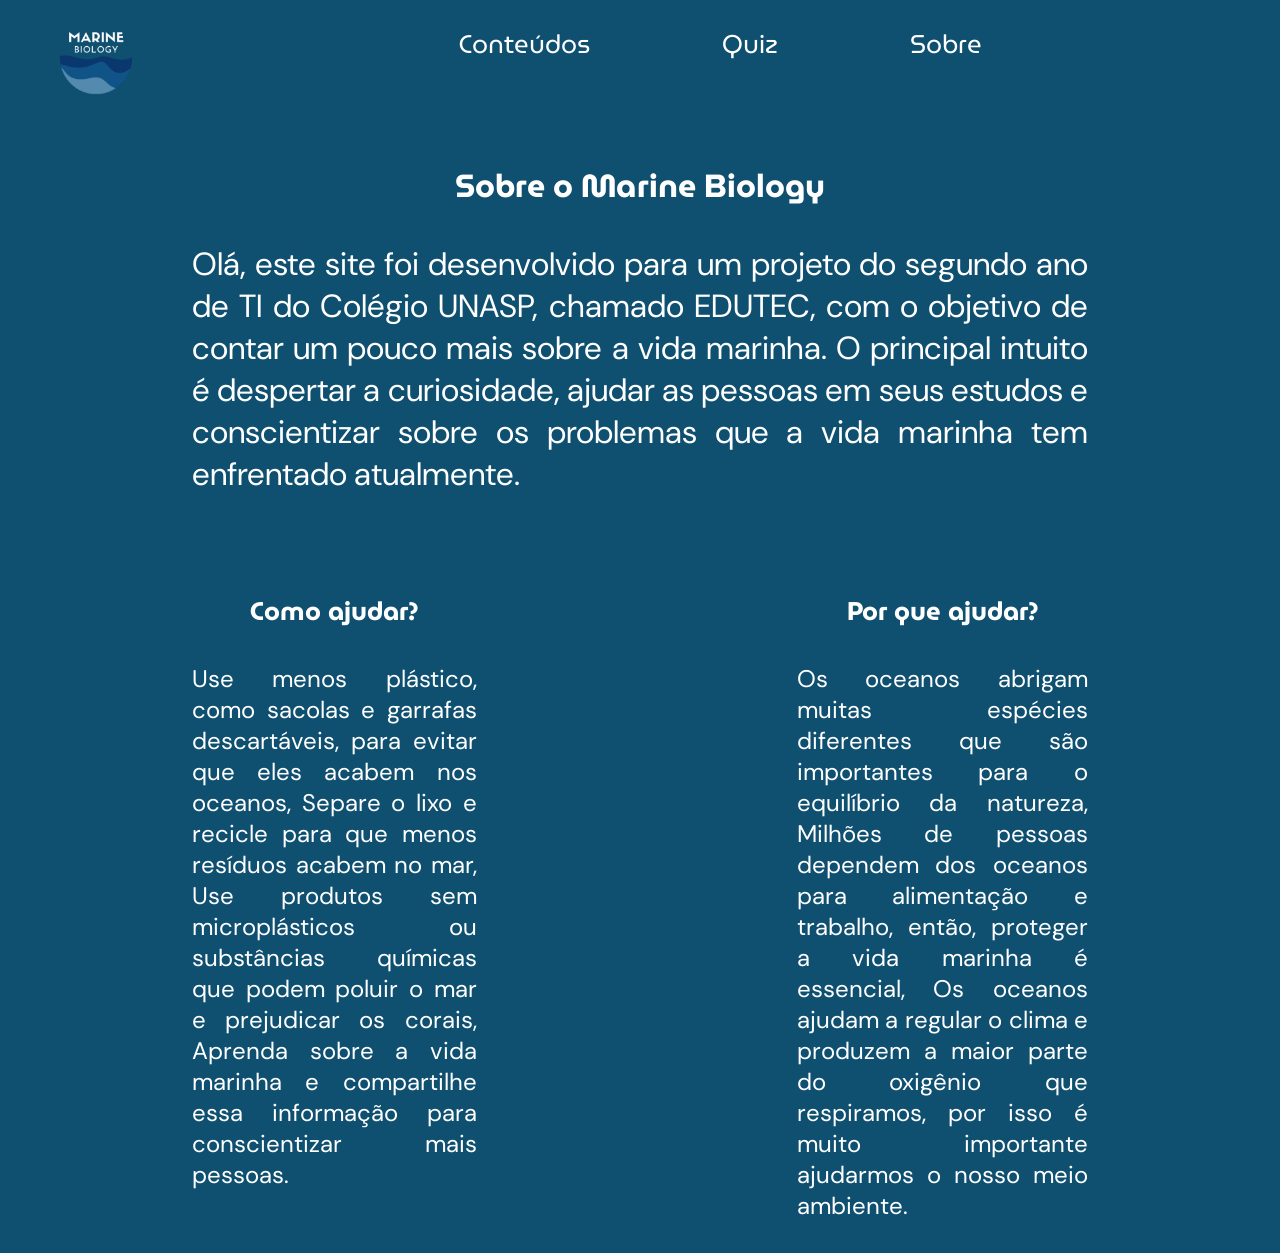
<file: pages/sobre/sobre.html>
<!DOCTYPE html>
<html lang="en">
<head>
    <meta charset="UTF-8">
    <meta name="viewport" content="width=device-width, initial-scale=1.0">
    <link rel="stylesheet" href="sobre.css">
    <link rel="shortcut icon" href="../../img/favicon.png" type="image/x-icon">
    <link rel="preconnect" href="https://fonts.googleapis.com">
<link rel="preconnect" href="https://fonts.gstatic.com" crossorigin>
<link href="https://fonts.googleapis.com/css2?family=DM+Sans:ital,opsz,wght@0,9..40,100..1000;1,9..40,100..1000&family=MuseoModerno:ital,wght@0,100..900;1,100..900&display=swap" rel="stylesheet">
    <title>Marine Biology</title>
</head>
<body>
    <header>
        <div class="header">
            <div>
                <a href="../../index.html"><img src="../../img/Logo.png" alt="logo do site"></a>
            </div>

            <div class="navegacao">
                <nav>
                    
                    <a href="../conteudos/Ecossistema.html">Conteúdos</a>
                    <a href="../quiz/quiz.html">Quiz</a>
                    <a href="./sobre.html">Sobre</a>
                </nav>
            </div>
        </div>
    </header>

    <main>
            <div>
                <h1>Sobre o Marine Biology</h1>
    
                <p>Olá, este site foi desenvolvido para um projeto do segundo ano de TI do Colégio UNASP, chamado EDUTEC, com o objetivo de contar um pouco mais sobre a vida marinha. O principal intuito é despertar a curiosidade, ajudar as pessoas em seus estudos e conscientizar sobre os problemas que a vida marinha tem enfrentado atualmente.</p>
            </div>
            
            <div class="ajudar">
                <div>
                    <h2>Como ajudar?</h2>

                    <p>Use menos plástico, como sacolas e garrafas descartáveis, para evitar que eles acabem nos oceanos, Separe o lixo e recicle para que menos resíduos acabem no mar, Use produtos sem microplásticos ou substâncias químicas que podem poluir o mar e prejudicar os corais,  Aprenda sobre a vida marinha e compartilhe essa informação para conscientizar mais pessoas.</p>
                </div>
                
                <div>
                    <h2>Por que ajudar?</h2>

                    <p>Os oceanos abrigam muitas espécies diferentes que são importantes para o equilíbrio da natureza,  Milhões de pessoas dependem dos oceanos para alimentação e trabalho, então, proteger a vida marinha é essencial, Os oceanos ajudam a regular o clima e produzem a maior parte do oxigênio que respiramos, por isso é muito importante ajudarmos o nosso meio ambiente.</p>
                </div>
            </div>
    </main>
</body>
</html>
</file>
<file: style.css>
*{
    margin: 0;
    padding: 0;
    box-sizing: border-box;
    font-family: "MuseoModerno", sans-serif;
    text-align: center;
}

body{
    background-image: url("./img/background-mobile.png");
    background-repeat: no-repeat;
    background-size: cover;
}

header{
    height: 3rem;
    margin-bottom: 5rem;
}

.header{
    display: flex;
}

header img{
    width: 6rem;
    margin-left: 2rem;
}

.navegacao{
    margin-top: 1.5rem;
    margin-right: auto;
    margin-left: auto;
}

.a-nav{
    text-decoration: none;
    color: #fff;
    margin-right: 1rem;
    font-size: 1rem;
}

.a-nav:hover{
    color: #cfcbcb;
    text-decoration:underline;
}

.centro{
    margin-left: 1rem;
    margin-top: 19rem;
    color: white;
    font-size: 1.6rem;
    text-align: center;
}

.paragrafo p{
    margin-left: 1rem;
    margin-right: 1rem;
}


.centro button{
    background: #41819E;
    border-radius: 2rem;
    color: #fff;
    width: 14rem;
    height: 3rem;
    border: none;
    margin-top: 2rem;
    font-family: "DM Sans", sans-serif;
    font-size: 1rem;
    
}

.centro button:hover{
    background: #2a6d8c;
    border-radius: 2rem;
    color: #fff;
    cursor: pointer;
}

.redes{
    display: flex;
    align-items: end;
    margin-top: 12rem;
}

.redes img{
    width: 2rem;
    margin-left: 3rem;
}

.rds{
    display: flex;
    margin-bottom: 1.8rem;
}

@media(min-width: 1110px) {

body{
    background-image: url("./img/background.jpg");
    background-repeat: no-repeat;
    background-size: cover;
}

header{
    height: 5rem;
    margin-bottom: 5rem;
}

.header{
    display: flex;
}

header img{
    width: 8rem;
    margin-left: 2rem;
}

.navegacao{
    margin-top: 1.5rem;
    margin-right: auto;
    margin-left: auto;
}

.a-nav{
    text-decoration: none;
    color: #fff;
    margin-right: 8rem;
    font-size: 1.6rem;
}

.a-nav:hover{
    color: #cfcbcb;
    text-decoration:underline;
}

.centro{
    margin-left: 60rem;
    margin-top: 19rem;
    color: white;
    font-size: 2rem;
    text-align: center;
}

.paragrafo p{
    margin-left: 13rem;
    margin-right: 13rem;
}

.bt{
   margin-left: 7rem;
}

.centro button{
    background: #41819E;
    border-radius: 2rem;
    color: #fff;
    width: 14rem;
    height: 3rem;
    border: none;
    margin-top: 2rem;
    font-family: "DM Sans", sans-serif;
    font-size: 1rem;
}

.centro button:hover{
    background: #2a6d8c;
    border-radius: 2rem;
    color: #fff;
    cursor: pointer;
}

.redes{
    display: flex;
    margin-top: 9rem;
}

.redes img{
    width: 2.5rem;
    margin-right: 1rem;
    margin-left: 1rem;
}

.circle-button{
  display: inline-block;
  font-size: 2.5rem;
  border-radius: 50%;
  transition: all 0.2s ease;
  }
  
  .circle-button:hover{
    animation: circle-anim 0.3s ease forwards;
    transition: all 0.4s ease;
  }
  
  .grow-container{
    display: inline-block;
    margin: 1rem;
  }
  
  .to-insta:hover{
    background: #833ab4;
  background: linear-gradient(
    to right,
    #833ab4,#fd1d1d,#fcb045
  );
  }
  
  .to-zap:hover{
    background: #00E676;
  }
  
  .to-email:hover{
    background: #0cb0ff;
  }
  
  @keyframes circle-anim{
    0% {
      
    }
    
    90%{
      padding: 0.35rem;
      margin: -0.35rem; 
    }
    
    100%{
        padding: 0.25rem;
        margin: -0.25rem; 
    }
  }
  
}
</file>
<file: edutec-main/style.css>
*{
    margin: 0;
    padding: 0;
    box-sizing: border-box;
    font-family: "MuseoModerno", sans-serif;
    text-align: center;
}

body{
    background-image: url("./img/background.jpg");
    background-repeat: no-repeat;
    background-size: cover;
}

header{
    height: 5rem;
    margin-bottom: 5rem;
}

.header{
    display: flex;
}

header img{
    width: 8rem;
    margin-left: 2rem;
}

.navegacao{
    margin-top: 1.5rem;
    margin-right: auto;
    margin-left: auto;
}

a{
    text-decoration: none;
    color: #fff;
    margin-right: 8rem;
    font-size: 1.6rem;
}

a:hover{
    color: #cfcbcb;
    text-decoration:underline;
}

.centro{
    margin-left: 60rem;
    margin-top: 19rem;
    color: white;
    font-size: 2rem;
    text-align: center;
}

.paragrafo p{
    margin-left: 13rem;
    margin-right: 13rem;
}

.bt{
   margin-left: 7rem;
}

.centro button{
    background: #41819E;
    border-radius: 2rem;
    color: #fff;
    width: 14rem;
    height: 3rem;
    border: none;
    margin-top: 2rem;
    font-family: "DM Sans", sans-serif;
    font-size: 1rem;
    
}

.centro button:hover{
    background: #2a6d8c;
    border-radius: 2rem;
    color: #fff;
    cursor: pointer;
}

.redes{
    display: flex;
    align-items: end;
    margin-top: 22.5rem;

}

.redes img{
    width: 2.7rem;
    margin-left: 3rem;
}
</file>
<file: pages/conteudos/Biodiversidade.css>
*{
    margin: 0;
    padding: 0;
    box-sizing: border-box;
    font-family: "MuseoModerno", sans-serif;
    text-align: center;
}

body{
    background-color: #284561;
}

header{
    height: 3rem;
    margin-bottom: 5rem;
}

.header{
    display: flex;
}

header img{
    width: 6rem;
    margin-left: 2rem;
}

.navegacao{
    margin-top: 1.5rem;
    margin-right: auto;
    margin-left: auto;
}

a{
    text-decoration: none;
    color: #fff;
    margin-right: 1rem;
    font-size: 1rem;
}

a:hover{
    color: #cfcbcb;
    text-decoration:underline;
}

h1{
    color: #fff;
    
}

.centro{
    margin-left: auto;
    margin-right: auto;
    margin-top: 5rem;
    color: white;
    text-align: center;
    display: flex;
}

.centro button{
    background: #41819e00;
    border-radius: 2rem;
    color: #fff;
    width: 2rem;
    height: 4rem;
    border: none;
    margin-top: 24rem;
    font-family: "DM Sans", sans-serif;
    font-size: 2.5rem;
    margin-left: auto;
    margin-right: auto;
}

.centro button:hover{
    
    border-radius: 2rem;
    color: #2a6d8c;
    cursor: pointer;
}

.conteudo{
    background: #365674;
    margin-left: auto;
    margin-right: auto;
    width: 18rem;
    height: 52rem;
    border-radius: 2rem;
    margin-bottom: 2rem;
}

.conteudo p{
    font-family: "DM Sans", sans-serif;
    font-size: 1rem;
    margin-left: 1rem;
    margin-right: 1rem;
    margin-bottom: 6rem;
    text-align: left;
}

.conteudo img{
    margin-top: 3rem;
    margin-bottom: 3rem;
    width: 14rem;
    height: 20rem;
}


@media(min-width: 1110px) {
header{
    height: 5rem;
    margin-bottom: 5rem;
}

.header{
    display: flex;
}

header img{
    width: 8rem;
    margin-left: 2rem;
}

.navegacao{
    margin-top: 1.5rem;
    margin-right: auto;
    margin-left: auto;
}

a{
    text-decoration: none;
    color: #fff;
    margin-right: 8rem;
    font-size: 1.6rem;
}

a:hover{
    color: #cfcbcb;
    text-decoration:underline;
}

h1{
    color: #fff;
}

.centro{
    margin-left: auto;
    margin-right: auto;
    margin-top: 5rem;
    color: white;
    font-size: 2rem;
    text-align: center;
    display: flex;
}

.centro button{
    background: #41819e00;
    border-radius: 2rem;
    color: #fff;
    width: 8rem;
    height: 10rem;
    border: none;
    margin-top: 10rem;
    font-family: "DM Sans", sans-serif;
    font-size: 8rem;
    margin-left: auto;
    margin-right: auto;
}

.centro button:hover{
    
    border-radius: 2rem;
    color: #2a6d8c;
    cursor: pointer;
}

.conteudo{
    background: #365674;
    margin-left: auto;
    margin-right: auto;
    width: 82rem;
    height: 32rem;
    display: flex;
    border-radius: 2rem;
}

.conteudo p{
    font-family: "DM Sans", sans-serif;
    font-size: 1.5rem;
    margin-left: 4rem;
    margin-right: 2rem;
    margin-top: 6rem;
    margin-bottom: 6rem;
    text-align: left;
}

.conteudo img{
    margin-left: 2rem;
    margin-top: 3rem;
    margin-bottom: 3rem;
}

.esquerda{
    margin-left: 5rem;
    margin-right: 1.5rem;
}
}
</file>
<file: pages/conteudos/Biogeoquimicos.css>
*{
    margin: 0;
    padding: 0;
    box-sizing: border-box;
    font-family: "MuseoModerno", sans-serif;
    text-align: center;
}

body{
    background-color: #284561;
}

header{
    height: 3rem;
    margin-bottom: 5rem;
}

.header{
    display: flex;
}

header img{
    width: 6rem;
    margin-left: 2rem;
}

.navegacao{
    margin-top: 1.5rem;
    margin-right: auto;
    margin-left: auto;
}

a{
    text-decoration: none;
    color: #fff;
    margin-right: 1rem;
    font-size: 1rem;
}

a:hover{
    color: #cfcbcb;
    text-decoration:underline;
}

h1{
    color: #fff;
    
}

.centro{
    margin-left: auto;
    margin-right: auto;
    margin-top: 5rem;
    color: white;
    text-align: center;
    display: flex;
}

.centro button{
    background: #41819e00;
    border-radius: 2rem;
    color: #fff;
    width: 2rem;
    height: 4rem;
    border: none;
    margin-top: 24rem;
    font-family: "DM Sans", sans-serif;
    font-size: 2.5rem;
    margin-left: auto;
    margin-right: auto;
}

.centro button:hover{
    
    border-radius: 2rem;
    color: #2a6d8c;
    cursor: pointer;
}

.conteudo{
    background: #365674;
    margin-left: auto;
    margin-right: auto;
    width: 18rem;
    height: 51rem;
    border-radius: 2rem;
    margin-bottom: 2rem;
}

.conteudo p{
    font-family: "DM Sans", sans-serif;
    font-size: 1rem;
    margin-left: 1rem;
    margin-right: 1rem;
    margin-bottom: 6rem;
    text-align: left;
}

.conteudo img{
    margin-top: 3rem;
    margin-bottom: 3rem;
    width: 14rem;
    height: 20rem;
}


@media(min-width: 1110px) {
header{
    height: 5rem;
    margin-bottom: 5rem;
}

.header{
    display: flex;
}

header img{
    width: 8rem;
    margin-left: 2rem;
}

.navegacao{
    margin-top: 1.5rem;
    margin-right: auto;
    margin-left: auto;
}

a{
    text-decoration: none;
    color: #fff;
    margin-right: 8rem;
    font-size: 1.6rem;
}

a:hover{
    color: #cfcbcb;
    text-decoration:underline;
}

h1{
    color: #fff;
}

.centro{
    margin-left: auto;
    margin-right: auto;
    margin-top: 5rem;
    color: white;
    font-size: 2rem;
    text-align: center;
    display: flex;
}

.centro button{
    background: #41819e00;
    border-radius: 2rem;
    color: #fff;
    width: 8rem;
    height: 10rem;
    border: none;
    margin-top: 10rem;
    font-family: "DM Sans", sans-serif;
    font-size: 8rem;
    margin-left: auto;
    margin-right: auto;
}

.centro button:hover{
    
    border-radius: 2rem;
    color: #2a6d8c;
    cursor: pointer;
}

.conteudo{
    background: #365674;
    margin-left: auto;
    margin-right: auto;
    width: 82rem;
    height: 32rem;
    display: flex;
    border-radius: 2rem;
}

.conteudo p{
    font-family: "DM Sans", sans-serif;
    font-size: 1.5rem;
    margin-left: 4rem;
    margin-right: 2rem;
    margin-top: 6rem;
    margin-bottom: 6rem;
    text-align: left;
}

.conteudo img{
    margin-left: 2rem;
    margin-top: 3rem;
    margin-bottom: 3rem;
}

.esquerda{
    margin-left: 5rem;
    margin-right: 1.5rem;
}
}
</file>
<file: pages/conteudos/Consciencia.css>
*{
    margin: 0;
    padding: 0;
    box-sizing: border-box;
    font-family: "MuseoModerno", sans-serif;
    text-align: center;
}

body{
    background-color: #284561;
}

header{
    height: 3rem;
    margin-bottom: 5rem;
}

.header{
    display: flex;
}

header img{
    width: 6rem;
    margin-left: 2rem;
}

.navegacao{
    margin-top: 1.5rem;
    margin-right: auto;
    margin-left: auto;
}

a{
    text-decoration: none;
    color: #fff;
    margin-right: 1rem;
    font-size: 1rem;
}

a:hover{
    color: #cfcbcb;
    text-decoration:underline;
}

h1{
    color: #fff;
    
}

.centro{
    margin-left: auto;
    margin-right: auto;
    margin-top: 5rem;
    color: white;
    text-align: center;
    display: flex;
}

.centro button{
    background: #41819e00;
    border-radius: 2rem;
    color: #fff;
    width: 2rem;
    height: 4rem;
    border: none;
    margin-top: 24rem;
    font-family: "DM Sans", sans-serif;
    font-size: 2.5rem;
    margin-left: auto;
    margin-right: auto;
}

.centro button:hover{
    
    border-radius: 2rem;
    color: #2a6d8c;
    cursor: pointer;
}

.conteudo{
    background: #365674;
    margin-left: auto;
    margin-right: auto;
    width: 18rem;
    height: 60rem;
    border-radius: 2rem;
    margin-bottom: 2rem;
}

.conteudo p{
    font-family: "DM Sans", sans-serif;
    font-size: 1rem;
    margin-left: 1rem;
    margin-right: 1rem;
    margin-bottom: 6rem;
    text-align: left;
}

.conteudo img{
    margin-top: 3rem;
    margin-bottom: 3rem;
    width: 14rem;
    height: 20rem;
}


@media(min-width: 1110px) {
header{
    height: 5rem;
    margin-bottom: 5rem;
}

.header{
    display: flex;
}

header img{
    width: 8rem;
    margin-left: 2rem;
}

.navegacao{
    margin-top: 1.5rem;
    margin-right: auto;
    margin-left: auto;
}

a{
    text-decoration: none;
    color: #fff;
    margin-right: 8rem;
    font-size: 1.6rem;
}

a:hover{
    color: #cfcbcb;
    text-decoration:underline;
}

h1{
    color: #fff;
}

.centro{
    margin-left: auto;
    margin-right: auto;
    margin-top: 5rem;
    color: white;
    font-size: 2rem;
    text-align: center;
    display: flex;
}

.centro button{
    background: #41819e00;
    border-radius: 2rem;
    color: #fff;
    width: 8rem;
    height: 10rem;
    border: none;
    margin-top: 10rem;
    font-family: "DM Sans", sans-serif;
    font-size: 8rem;
    margin-left: auto;
    margin-right: auto;
}

.centro button:hover{
    
    border-radius: 2rem;
    color: #2a6d8c;
    cursor: pointer;
}

.conteudo{
    background: #365674;
    margin-left: auto;
    margin-right: auto;
    width: 82rem;
    height: 32rem;
    display: flex;
    border-radius: 2rem;
}

.conteudo p{
    font-family: "DM Sans", sans-serif;
    font-size: 1.5rem;
    margin-left: 4rem;
    margin-right: 2rem;
    margin-top: 6rem;
    margin-bottom: 6rem;
    text-align: left;
}

.conteudo img{
    margin-left: 2rem;
    margin-top: 3rem;
    margin-bottom: 3rem;
}

.esquerda{
    margin-left: 5rem;
    margin-right: 1.5rem;
}
}
</file>
<file: pages/conteudos/Conservacao.css>
*{
    margin: 0;
    padding: 0;
    box-sizing: border-box;
    font-family: "MuseoModerno", sans-serif;
    text-align: center;
}

body{
    background-color: #284561;
}

header{
    height: 3rem;
    margin-bottom: 5rem;
}

.header{
    display: flex;
}

header img{
    width: 6rem;
    margin-left: 2rem;
}

.navegacao{
    margin-top: 1.5rem;
    margin-right: auto;
    margin-left: auto;
}

a{
    text-decoration: none;
    color: #fff;
    margin-right: 1rem;
    font-size: 1rem;
}

a:hover{
    color: #cfcbcb;
    text-decoration:underline;
}

h1{
    color: #fff;
    
}

.centro{
    margin-left: auto;
    margin-right: auto;
    margin-top: 5rem;
    color: white;
    text-align: center;
    display: flex;
}

.centro button{
    background: #41819e00;
    border-radius: 2rem;
    color: #fff;
    width: 2rem;
    height: 4rem;
    border: none;
    margin-top: 24rem;
    font-family: "DM Sans", sans-serif;
    font-size: 2.5rem;
    margin-left: auto;
    margin-right: auto;
}

.centro button:hover{
    
    border-radius: 2rem;
    color: #2a6d8c;
    cursor: pointer;
}

.conteudo{
    background: #365674;
    margin-left: auto;
    margin-right: auto;
    width: 18rem;
    height: 53rem;
    border-radius: 2rem;
    margin-bottom: 2rem;
}

.conteudo p{
    font-family: "DM Sans", sans-serif;
    font-size: 1rem;
    margin-left: 1rem;
    margin-right: 1rem;
    margin-bottom: 6rem;
    text-align: left;
}

.conteudo img{
    margin-top: 3rem;
    margin-bottom: 3rem;
    width: 14rem;
    height: 20rem;
}


@media(min-width: 1110px) {
header{
    height: 5rem;
    margin-bottom: 5rem;
}

.header{
    display: flex;
}

header img{
    width: 8rem;
    margin-left: 2rem;
}

.navegacao{
    margin-top: 1.5rem;
    margin-right: auto;
    margin-left: auto;
}

a{
    text-decoration: none;
    color: #fff;
    margin-right: 8rem;
    font-size: 1.6rem;
}

a:hover{
    color: #cfcbcb;
    text-decoration:underline;
}

h1{
    color: #fff;
}

.centro{
    margin-left: auto;
    margin-right: auto;
    margin-top: 5rem;
    color: white;
    font-size: 2rem;
    text-align: center;
    display: flex;
}

.centro button{
    background: #41819e00;
    border-radius: 2rem;
    color: #fff;
    width: 8rem;
    height: 10rem;
    border: none;
    margin-top: 10rem;
    font-family: "DM Sans", sans-serif;
    font-size: 8rem;
    margin-left: auto;
    margin-right: auto;
}

.centro button:hover{
    
    border-radius: 2rem;
    color: #2a6d8c;
    cursor: pointer;
}

.conteudo{
    background: #365674;
    margin-left: auto;
    margin-right: auto;
    width: 82rem;
    height: 32rem;
    display: flex;
    border-radius: 2rem;
}

.conteudo p{
    font-family: "DM Sans", sans-serif;
    font-size: 1.5rem;
    margin-left: 4rem;
    margin-right: 2rem;
    margin-top: 6rem;
    margin-bottom: 6rem;
    text-align: left;
}

.conteudo img{
    margin-left: 2rem;
    margin-top: 3rem;
    margin-bottom: 3rem;
}

.esquerda{
    margin-left: 5rem;
    margin-right: 1.5rem;
}
}
</file>
<file: pages/conteudos/Ecossistema.css>
*{
    margin: 0;
    padding: 0;
    box-sizing: border-box;
    font-family: "MuseoModerno", sans-serif;
    text-align: center;
}

body{
    background-color: #284561;
}

header{
    height: 3rem;
    margin-bottom: 5rem;
}

.header{
    display: flex;
}

header img{
    width: 6rem;
    margin-left: 2rem;
}

.navegacao{
    margin-top: 1.5rem;
    margin-right: auto;
    margin-left: auto;
}

a{
    text-decoration: none;
    color: #fff;
    margin-right: 1rem;
    font-size: 1rem;
}

a:hover{
    color: #cfcbcb;
    text-decoration:underline;
}

h1{
    color: #fff;
    
}

.centro{
    margin-left: auto;
    margin-right: auto;
    margin-top: 5rem;
    color: white;
    text-align: center;
    display: flex;
}

.centro button{
    background: #41819e00;
    border-radius: 2rem;
    color: #fff;
    width: 2rem;
    height: 4rem;
    border: none;
    margin-top: 24rem;
    font-family: "DM Sans", sans-serif;
    font-size: 2.5rem;
    margin-left: auto;
    margin-right: auto;
}

.centro button:hover{
    
    border-radius: 2rem;
    color: #2a6d8c;
    cursor: pointer;
}

.conteudo{
    background: #365674;
    margin-left: auto;
    margin-right: auto;
    width: 18rem;
    height: 51rem;
    border-radius: 2rem;
    margin-bottom: 2rem;
}

.conteudo p{
    font-family: "DM Sans", sans-serif;
    font-size: 1rem;
    margin-left: 1rem;
    margin-right: 1rem;
    margin-bottom: 6rem;
    text-align: left;
}

.conteudo img{
    margin-top: 3rem;
    margin-bottom: 3rem;
    width: 14rem;
    height: 20rem;
}


@media(min-width: 1110px) {
header{
    height: 5rem;
    margin-bottom: 5rem;
}

.header{
    display: flex;
}

header img{
    width: 8rem;
    margin-left: 2rem;
}

.navegacao{
    margin-top: 1.5rem;
    margin-right: auto;
    margin-left: auto;
}

a{
    text-decoration: none;
    color: #fff;
    margin-right: 8rem;
    font-size: 1.6rem;
}

a:hover{
    color: #cfcbcb;
    text-decoration:underline;
}

h1{
    color: #fff;
}

.centro{
    margin-left: auto;
    margin-right: auto;
    margin-top: 5rem;
    color: white;
    font-size: 2rem;
    text-align: center;
    display: flex;
}

.centro button{
    background: #41819e00;
    border-radius: 2rem;
    color: #fff;
    width: 8rem;
    height: 10rem;
    border: none;
    margin-top: 10rem;
    font-family: "DM Sans", sans-serif;
    font-size: 8rem;
    margin-left: auto;
    margin-right: auto;
}

.centro button:hover{
    
    border-radius: 2rem;
    color: #2a6d8c;
    cursor: pointer;
}

.conteudo{
    background: #365674;
    margin-left: auto;
    margin-right: auto;
    width: 82rem;
    height: 32rem;
    display: flex;
    border-radius: 2rem;
}

.conteudo p{
    font-family: "DM Sans", sans-serif;
    font-size: 1.5rem;
    margin-left: 4rem;
    margin-right: 2rem;
    margin-top: 6rem;
    margin-bottom: 6rem;
    text-align: left;
}

.conteudo img{
    margin-left: 2rem;
    margin-top: 3rem;
    margin-bottom: 3rem;
}

.esquerda{
    margin-left: 5rem;
    margin-right: 1.5rem;
}
}
</file>
<file: pages/conteudos/Especies.css>
*{
    margin: 0;
    padding: 0;
    box-sizing: border-box;
    font-family: "MuseoModerno", sans-serif;
    text-align: center;
}

body{
    background-color: #284561;
}

header{
    height: 3rem;
    margin-bottom: 5rem;
}

.header{
    display: flex;
}

header img{
    width: 6rem;
    margin-left: 2rem;
}

.navegacao{
    margin-top: 1.5rem;
    margin-right: auto;
    margin-left: auto;
}

a{
    text-decoration: none;
    color: #fff;
    margin-right: 1rem;
    font-size: 1rem;
}

a:hover{
    color: #cfcbcb;
    text-decoration:underline;
}

h1{
    color: #fff;
    
}

.centro{
    margin-left: auto;
    margin-right: auto;
    margin-top: 5rem;
    color: white;
    text-align: center;
    display: flex;
}

.centro button{
    background: #41819e00;
    border-radius: 2rem;
    color: #fff;
    width: 2rem;
    height: 4rem;
    border: none;
    margin-top: 24rem;
    font-family: "DM Sans", sans-serif;
    font-size: 2.5rem;
    margin-left: auto;
    margin-right: auto;
}

.centro button:hover{
    
    border-radius: 2rem;
    color: #2a6d8c;
    cursor: pointer;
}

.conteudo{
    background: #365674;
    margin-left: auto;
    margin-right: auto;
    width: 18rem;
    height: 61rem;
    border-radius: 2rem;
    margin-bottom: 2rem;
}

.conteudo p{
    font-family: "DM Sans", sans-serif;
    font-size: 1rem;
    margin-left: 1rem;
    margin-right: 1rem;
    margin-bottom: 6rem;
    text-align: left;
}

.conteudo img{
    margin-top: 3rem;
    margin-bottom: 3rem;
    width: 14rem;
    height: 20rem;
}


@media(min-width: 1110px) {
header{
    height: 5rem;
    margin-bottom: 5rem;
}

.header{
    display: flex;
}

header img{
    width: 8rem;
    margin-left: 2rem;
}

.navegacao{
    margin-top: 1.5rem;
    margin-right: auto;
    margin-left: auto;
}

a{
    text-decoration: none;
    color: #fff;
    margin-right: 8rem;
    font-size: 1.6rem;
}

a:hover{
    color: #cfcbcb;
    text-decoration:underline;
}

h1{
    color: #fff;
}

.centro{
    margin-left: auto;
    margin-right: auto;
    margin-top: 5rem;
    color: white;
    font-size: 2rem;
    text-align: center;
    display: flex;
}

.centro button{
    background: #41819e00;
    border-radius: 2rem;
    color: #fff;
    width: 8rem;
    height: 10rem;
    border: none;
    margin-top: 10rem;
    font-family: "DM Sans", sans-serif;
    font-size: 8rem;
    margin-left: auto;
    margin-right: auto;
}

.centro button:hover{
    
    border-radius: 2rem;
    color: #2a6d8c;
    cursor: pointer;
}

.conteudo{
    background: #365674;
    margin-left: auto;
    margin-right: auto;
    width: 82rem;
    height: 32rem;
    display: flex;
    border-radius: 2rem;
}

.conteudo p{
    font-family: "DM Sans", sans-serif;
    font-size: 1.5rem;
    margin-left: 4rem;
    margin-right: 2rem;
    margin-top: 6rem;
    margin-bottom: 6rem;
    text-align: left;
}

.conteudo img{
    margin-left: 2rem;
    margin-top: 3rem;
    margin-bottom: 3rem;
}

.esquerda{
    margin-left: 5rem;
    margin-right: 1.5rem;
}
}
</file>
<file: pages/conteudos/Mudancas.css>
*{
    margin: 0;
    padding: 0;
    box-sizing: border-box;
    font-family: "MuseoModerno", sans-serif;
    text-align: center;
}

body{
    background-color: #284561;
}

header{
    height: 3rem;
    margin-bottom: 5rem;
}

.header{
    display: flex;
}

header img{
    width: 6rem;
    margin-left: 2rem;
}

.navegacao{
    margin-top: 1.5rem;
    margin-right: auto;
    margin-left: auto;
}

a{
    text-decoration: none;
    color: #fff;
    margin-right: 1rem;
    font-size: 1rem;
}

a:hover{
    color: #cfcbcb;
    text-decoration:underline;
}

h1{
    color: #fff;
    
}

.centro{
    margin-left: auto;
    margin-right: auto;
    margin-top: 5rem;
    color: white;
    text-align: center;
    display: flex;
}

.centro button{
    background: #41819e00;
    border-radius: 2rem;
    color: #fff;
    width: 2rem;
    height: 4rem;
    border: none;
    margin-top: 24rem;
    font-family: "DM Sans", sans-serif;
    font-size: 2.5rem;
    margin-left: auto;
    margin-right: auto;
}

.centro button:hover{
    
    border-radius: 2rem;
    color: #2a6d8c;
    cursor: pointer;
}

.conteudo{
    background: #365674;
    margin-left: auto;
    margin-right: auto;
    width: 18rem;
    height: 60rem;
    border-radius: 2rem;
    margin-bottom: 2rem;
}

.conteudo p{
    font-family: "DM Sans", sans-serif;
    font-size: 1rem;
    margin-left: 1rem;
    margin-right: 1rem;
    margin-bottom: 6rem;
    text-align: left;
}

.conteudo img{
    margin-top: 3rem;
    margin-bottom: 3rem;
    width: 14rem;
    height: 20rem;
}


@media(min-width: 1110px) {
header{
    height: 5rem;
    margin-bottom: 5rem;
}

.header{
    display: flex;
}

header img{
    width: 8rem;
    margin-left: 2rem;
}

.navegacao{
    margin-top: 1.5rem;
    margin-right: auto;
    margin-left: auto;
}

a{
    text-decoration: none;
    color: #fff;
    margin-right: 8rem;
    font-size: 1.6rem;
}

a:hover{
    color: #cfcbcb;
    text-decoration:underline;
}

h1{
    color: #fff;
}

.centro{
    margin-left: auto;
    margin-right: auto;
    margin-top: 5rem;
    color: white;
    font-size: 2rem;
    text-align: center;
    display: flex;
}

.centro button{
    background: #41819e00;
    border-radius: 2rem;
    color: #fff;
    width: 8rem;
    height: 10rem;
    border: none;
    margin-top: 10rem;
    font-family: "DM Sans", sans-serif;
    font-size: 8rem;
    margin-left: auto;
    margin-right: auto;
}

.centro button:hover{
    
    border-radius: 2rem;
    color: #2a6d8c;
    cursor: pointer;
}

.conteudo{
    background: #365674;
    margin-left: auto;
    margin-right: auto;
    width: 82rem;
    height: 32rem;
    display: flex;
    border-radius: 2rem;
}

.conteudo p{
    font-family: "DM Sans", sans-serif;
    font-size: 1.5rem;
    margin-left: 4rem;
    margin-right: 2rem;
    margin-top: 6rem;
    margin-bottom: 6rem;
    text-align: left;
}

.conteudo img{
    margin-left: 2rem;
    margin-top: 3rem;
    margin-bottom: 3rem;
}

.esquerda{
    margin-left: 5rem;
    margin-right: 1.5rem;
}
}
</file>
<file: pages/conteudos/Tecnologia.css>
*{
    margin: 0;
    padding: 0;
    box-sizing: border-box;
    font-family: "MuseoModerno", sans-serif;
    text-align: center;
}

body{
    background-color: #284561;
}

header{
    height: 3rem;
    margin-bottom: 5rem;
}

.header{
    display: flex;
}

header img{
    width: 6rem;
    margin-left: 2rem;
}

.navegacao{
    margin-top: 1.5rem;
    margin-right: auto;
    margin-left: auto;
}

a{
    text-decoration: none;
    color: #fff;
    margin-right: 1rem;
    font-size: 1rem;
}

a:hover{
    color: #cfcbcb;
    text-decoration:underline;
}

h1{
    color: #fff;
    
}

.centro{
    margin-left: auto;
    margin-right: auto;
    margin-top: 5rem;
    color: white;
    text-align: center;
    display: flex;
}

.centro button{
    background: #41819e00;
    border-radius: 2rem;
    color: #fff;
    width: 2rem;
    height: 4rem;
    border: none;
    margin-top: 24rem;
    font-family: "DM Sans", sans-serif;
    font-size: 2.5rem;
    margin-left: auto;
    margin-right: auto;
}

.centro button:hover{
    
    border-radius: 2rem;
    color: #2a6d8c;
    cursor: pointer;
}

.conteudo{
    background: #365674;
    margin-left: auto;
    margin-right: auto;
    width: 18rem;
    height: 61rem;
    border-radius: 2rem;
    margin-bottom: 2rem;
}

.conteudo p{
    font-family: "DM Sans", sans-serif;
    font-size: 1rem;
    margin-left: 1rem;
    margin-right: 1rem;
    margin-bottom: 6rem;
    text-align: left;
}

.conteudo img{
    margin-top: 3rem;
    margin-bottom: 3rem;
    width: 14rem;
    height: 20rem;
}


@media(min-width: 1110px) {
header{
    height: 5rem;
    margin-bottom: 5rem;
}

.header{
    display: flex;
}

header img{
    width: 8rem;
    margin-left: 2rem;
}

.navegacao{
    margin-top: 1.5rem;
    margin-right: auto;
    margin-left: auto;
}

a{
    text-decoration: none;
    color: #fff;
    margin-right: 8rem;
    font-size: 1.6rem;
}

a:hover{
    color: #cfcbcb;
    text-decoration:underline;
}

h1{
    color: #fff;
}

.centro{
    margin-left: auto;
    margin-right: auto;
    margin-top: 5rem;
    color: white;
    font-size: 2rem;
    text-align: center;
    display: flex;
}

.centro button{
    background: #41819e00;
    border-radius: 2rem;
    color: #fff;
    width: 8rem;
    height: 10rem;
    border: none;
    margin-top: 10rem;
    font-family: "DM Sans", sans-serif;
    font-size: 8rem;
    margin-left: auto;
    margin-right: auto;
}

.centro button:hover{
    
    border-radius: 2rem;
    color: #2a6d8c;
    cursor: pointer;
}

.conteudo{
    background: #365674;
    margin-left: auto;
    margin-right: auto;
    width: 82rem;
    height: 32rem;
    display: flex;
    border-radius: 2rem;
}

.conteudo p{
    font-family: "DM Sans", sans-serif;
    font-size: 1.5rem;
    margin-left: 4rem;
    margin-right: 2rem;
    margin-top: 6rem;
    margin-bottom: 6rem;
    text-align: left;
}

.conteudo img{
    margin-left: 2rem;
    margin-top: 3rem;
    margin-bottom: 3rem;
}

.esquerda{
    margin-left: 5rem;
    margin-right: 1.5rem;
}
}
</file>
<file: pages/quiz/p-quiz.css>
*{
    padding: 0;
    margin: 0;
    box-sizing: border-box;
    font-family: "DM Sans", sans-serif;
}

body{
    background: #41819E;
}

header{
    height: 5rem;
    margin-bottom: 5rem;
}

.header{
    display: flex;
}

header img{
    width: 4rem;
    margin-right: 1rem;
    margin-top: 1.5rem;
}

.barra_progresso{
    background: #0f3b7167;
    height: 2rem;
    
}
.barra_progresso div{
    height: 100%;
    background: #0d376b;
      
}

.pergunta h1{
    font-size: 1.2rem;
    text-align:center;
    color: #fff;
    margin-top: 1.5rem;
    font-family: "MuseoModerno", sans-serif;
    margin-right: 4rem;
}

.alternativas{
    margin-top: 7rem;
}

.alternativas img{
    margin-left: 2rem;
    width: 20rem;
}

.alternativas form{
    display: flex;
    flex-direction: column;
    gap: 0.75rem;
    margin-left: 2rem;
    margin-top: 1.5rem;
}

.alternativas label{
    display: block;
    background: #0F5071;
    padding: 1.3rem;
    font-size: 0.9rem;
    font-weight: 500;
    border-radius: 3rem;
    color: #fff;
    cursor: pointer;
    width: 20rem;
}

.alternativas label:hover{  

    & span{
        background: #c4c4c4;
        color: #156d99;
    }
}

.alternativas label:has(input:checked){
    outline: 3px solid #2f2f2f;
    & span {
        background: #41819E;
        color: #ffff;
    }
}

.alternativas label#correta{
    background:#1CC800;
    & span {
        background: #117612;
        color: #fff;
    }
}

.alternativas label#errada{
    background: #FD0000;
    & span {
        background: #8B1E1E;
        color: #fff;
    }
}

.alternativas input{
    display: none;
}

form div{
    display: flex;
    align-items: center;
    gap: 1rem;
}

.alternativas div span{
    display: block;
    width: 2rem;
    height: 2rem;
    background: #fff;
    border-radius: 999px;
    color: #0F5071;
    display: flex;
    align-items: center;
    justify-content: center;
    flex-shrink: 0;
}

.alternativas button:hover{
    background: #0e618b;
    cursor: pointer;
}

button{
    margin-top: 4rem;
    width: 15rem;
    height: 4rem;
    color: #ffff;
    background: #0f3b71;
    border-radius: 999px;
    font-size: 1.3rem;
    border: none;
    margin-bottom: 2rem;
}

button:hover{
    background: #155098;
    cursor: pointer;
}

.bt{
    display: flex;
    align-items: center;
    flex-direction: column;
}

@media(min-width: 1110px) {
header{
    height: 5rem;
    margin-bottom: 5rem;
}

.header{
    display: flex;
}

header img{
    width: 8rem;
    margin-left: 2rem;
}

.barra_progresso{
    background: #0f3b7167;
    height: 2rem;
    
}
.barra_progresso div{
    height: 100%;
    background: #0d376b;
      
}

.pergunta{
    display: flex;
    margin-right: auto;
    margin-left: auto;
    align-items: center;
}

.pergunta h1{
    font-size: 2.5rem;
    color: #fff;
    margin-right: 10rem;
    font-family: "MuseoModerno", sans-serif;
}

.alternativas{
    display: flex;
    margin-top: 6rem;
}

.teste{
    margin-left: auto;
    margin-right: auto;
}

.alternativas img{
    margin-right: 20rem;
}

.alternativas form{
    display: flex;
    flex-direction: column;
    gap: 0.75rem;
}

.alternativas label{
    display: block;
    background: #0F5071;
    padding: 2rem;
    font-size: 1.3rem;
    font-weight: 500;
    border-radius: 3rem;
    color: #fff;
    cursor: pointer;
    width: 41rem;
}

.alternativas label:hover{  

    & span{
        background: #c4c4c4;
        color: #156d99;
    }
}

.alternativas label:has(input:checked){
    outline: 3px solid #2f2f2f;
    & span {
        background: #41819E;
        color: #ffff;
    }
}

.alternativas label#correta{
    background:#1CC800;
    & span {
        background: #117612;
        color: #fff;
    }
}

.alternativas label#errada{
    background: #FD0000;
    & span {
        background: #8B1E1E;
        color: #fff;
    }
}

.alternativas input{
    display: none;
}

.alternativas div{
    display: flex;
    align-items: center;
    gap: 1rem;
}

.alternativas div span{
    display: block;
    width: 3.2rem;
    height: 3.2rem;
    background: #fff;
    border-radius: 999px;
    color: #0F5071;
    display: flex;
    align-items: center;
    justify-content: center;
    flex-shrink: 0;
}

.alternativas button:hover{
    background: #0e618b;
    cursor: pointer;
}

button{
    margin-top: 4rem;
    width: 15rem;
    height: 4rem;
    color: #ffff;
    background: #0f3b71;
    border-radius: 999px;
    font-size: 1.3rem;
    border: none;
}

button:hover{
    background: #155098;
    cursor: pointer;
}

.bt{
    display: flex;
    align-items: center;
    flex-direction: column;
}
}
</file>
<file: pages/quiz/quiz.css>
*{
    margin: 0;
    padding: 0;
    box-sizing: border-box;
    font-family: "MuseoModerno", sans-serif;
    text-align: center;
}

body{
    background: #41819E;
}

header{
    height: 3rem;
    margin-bottom: 5rem;
}

.header{
    display: flex;
}

header img{
    width: 6rem;
    margin-left: 2rem;
}

.navegacao{
    margin-top: 1.5rem;
    margin-right: auto;
    margin-left: auto;
}

a{
    text-decoration: none;
    color: #fff;
    margin-right: 1rem;
    font-size: 1rem;
}

a:hover{
    color: #cfcbcb;
    text-decoration:underline;
}

.texto{
    color: #fff;
}

.bt{
    background: #00aaf800;
    color: #fff;
    width: 4rem;
    height: 8rem;
    border: none;
    font-family: "DM Sans", sans-serif;
    font-size: 5rem;
    margin-right: 16rem;
}

.bt:hover{
    
    border-radius: 2rem;
    color: #2a6d8c;
    cursor: pointer;
}

.centro button{
    background: #0F5071;
    border-radius: 20rem;
    color: #fff;
    width: 9rem;
    height: 4rem;
    border: none;
    margin-top: 5rem;
    font-family: "DM Sans", sans-serif;
    font-size: 1.2rem;
    
}

.centro button:hover{
    background: rgb(29, 96, 127);
    color: #fff;
    cursor: pointer;
}

.centro img{
    width: 20rem;
}

.lampada{
    margin-left: 5rem;
    
}

@media(min-width: 1110px) {

header{
    height: 5rem;
    margin-bottom: 5rem;
}

.header{
    display: flex;
}

header img{
    width: 8rem;
    margin-left: 2rem;
}

.navegacao{
    margin-top: 1.5rem;
    margin-right: auto;
    margin-left: auto;
}

a{
    text-decoration: none;
    color: #fff;
    margin-right: 8rem;
    font-size: 1.6rem;
}

a:hover{
    color: #cfcbcb;
    text-decoration:underline;
}

.centro{
    margin-top: 12rem;
    color: white;
    font-size: 2rem;
    text-align: center;
    display: flex;
}

.centro button{
    background: #0F5071;
    border-radius: 20rem;
    color: #fff;
    width: 20rem;
    height: 6rem;
    border: none;
    margin-top: 5rem;
    font-family: "DM Sans", sans-serif;
    font-size: 1.8rem;
    
}

.centro button:hover{
    background: rgb(29, 96, 127);
    color: #fff;
    cursor: pointer;
}

.centro img{
    width: 30rem;
}

.lampada{
    margin-right: 20rem;
    
}

.texto{
    margin-left: auto;
    margin-right: auto;
}

h1{
    font-size: 2.4rem;
    text-align: left;
    margin-left: 10rem;
    margin-right: 10rem;
}

.seta{
    display: flex;
}

.bt{
    background: #41819e00;
    border-radius: 2rem;
    color: #fff;
    width: 8rem;
    height: 10rem;
    border: none;
    font-family: "DM Sans", sans-serif;
    font-size: 8rem;
    margin-left: 1rem;
}

.bt:hover{
    
    border-radius: 2rem;
    color: #2a6d8c;
    cursor: pointer;
}
}
</file>
<file: pages/resultados/resultado.css>
*{
    margin: 0;
    padding: 0;
    box-sizing: border-box;
    font-family: "MuseoModerno", sans-serif;
    text-align: center;
}

body{
    background: #284561;
}

header{
    height: 3rem;
    margin-bottom: 5rem;
}

.header{
    display: flex;
}

header img{
    width: 6rem;
    margin-left: 2rem;
}

.navegacao{
    margin-top: 1.5rem;
    margin-right: auto;
    margin-left: auto;
}

a{
    text-decoration: none;
    color: #fff;
    margin-right: 1rem;
    font-size: 1rem;
}

a:hover{
    color: #cfcbcb;
    text-decoration:underline;
}

main{
    background: #41819E;
    width: 20rem;
    margin-left: auto;
    margin-right: auto;
    margin-top: 10rem;
    height: 28rem;
    border-radius: 2rem;
    text-align: center;
    display: flex;
    flex-direction: column;
}

h2{
    color: #fff;
    font-size: 2rem;
    font-family: "DM Sans", sans-serif;
    margin-top: 2rem;
}

.pontuacao{
    font-size: 1.5rem;
    color: #fff;
}

button{
    margin-top: 4rem;
    padding: 1rem;
    width: 8rem;
    color: #ffff;
    background: #0f3b71;
    border-radius: 999px;
    font-size: 0.7rem;
    border: none;
    font-family: "DM Sans", sans-serif;
    margin-left: 1.4rem;
}

button:hover{
    background: #155098;
    cursor: pointer;
}

.bt{
    display: flex;
}

.pontuacao strong{
    font-size: 6rem;
}

@media(min-width: 1110px) {
header{
    height: 5rem;
    margin-bottom: 5rem;
}

.header{
    display: flex;
}

header img{
    width: 8rem;
    margin-left: 2rem;
}

.navegacao{
    margin-top: 1.5rem;
    margin-right: auto;
    margin-left: auto;
}

a{
    text-decoration: none;
    color: #fff;
    margin-right: 8rem;
    font-size: 1.6rem;
}

a:hover{
    color: #cfcbcb;
    text-decoration:underline;
}

main{
    background: #41819E;
    width: 60rem;
    margin-left: auto;
    margin-right: auto;
    margin-top: 10rem;
    height: 34rem;
    border-radius: 2rem;
    text-align: center;
    display: flex;
    flex-direction: column;
}

h2{
    color: #fff;
    font-size: 3rem;
    font-family: "DM Sans", sans-serif;
    margin-top: 2rem;
}

.pontuacao{
    font-size: 2rem;
    color: #fff;
}

button{
    margin-top: 4rem;
    width: 15rem;
    height: 4rem;
    color: #ffff;
    background: #0f3b71;
    border-radius: 999px;
    font-size: 1.3rem;
    border: none;
    font-family: "DM Sans", sans-serif;
    margin-right: 6rem;
    margin-left: 6rem;
}

button:hover{
    background: #155098;
    cursor: pointer;
}

.pontuacao strong{
    font-size: 6rem;
}
}
</file>
<file: pages/sobre/sobre.css>
*{
    margin: 0;
    padding: 0;
    box-sizing: border-box;
    font-family: "MuseoModerno", sans-serif;
}

body{
    background: #0F5071;
}

header{
    height: 3rem;
    margin-bottom: 5rem;
}

.header{
    display: flex;
}

header img{
    width: 6rem;
    margin-left: 2rem;
}

.navegacao{
    margin-top: 1.5rem;
    margin-right: auto;
    margin-left: auto;
}

a{
    text-decoration: none;
    color: #fff;
    margin-right: 1rem;
    font-size: 1rem;
}

a:hover{
    color: #cfcbcb;
    text-decoration:underline;
}

main{
    margin-left: 2rem;
    margin-right: 2rem;
    color: #fff;
}

h1{
    font-size: 2.4rem;
    text-align: center;
}

p{
    margin-top: 2rem;
    margin-bottom: 2rem;
    font-family: "DM Sans", sans-serif;
}

h2{
    font-size: 1.7rem;
    margin-top: 2rem;
    text-align: center;
}

@media(min-width: 1110px) {
header{
    height: 5rem;
    margin-bottom: 5rem;
}

.header{
    display: flex;
}

header img{
    width: 8rem;
    margin-left: 2rem;
}

.navegacao{
    margin-top: 1.5rem;
    margin-right: auto;
    margin-left: auto;
}

a{
    text-decoration: none;
    color: #fff;
    margin-right: 8rem;
    font-size: 1.6rem;
}

a:hover{
    color: #cfcbcb;
    text-decoration:underline;
}

h1{
    color: #fff;
    margin-bottom: 2rem;
    font-size: 2rem;
    text-align: center;
}

h2{
    color: #fff;
    margin-bottom: 2rem;
    font-size: 1.6rem;
    text-align: center;
}

p{
    font-family: "DM Sans", sans-serif;
    text-align:justify;
    color: #ffff;
    margin-left: 10rem;
    margin-right: 10rem;
    font-size: 2rem;
}

.ajudar{
    display: flex;
    margin-top: 4rem;
}

.ajudar p{
    font-size: 1.5rem;
}
}
</file>
